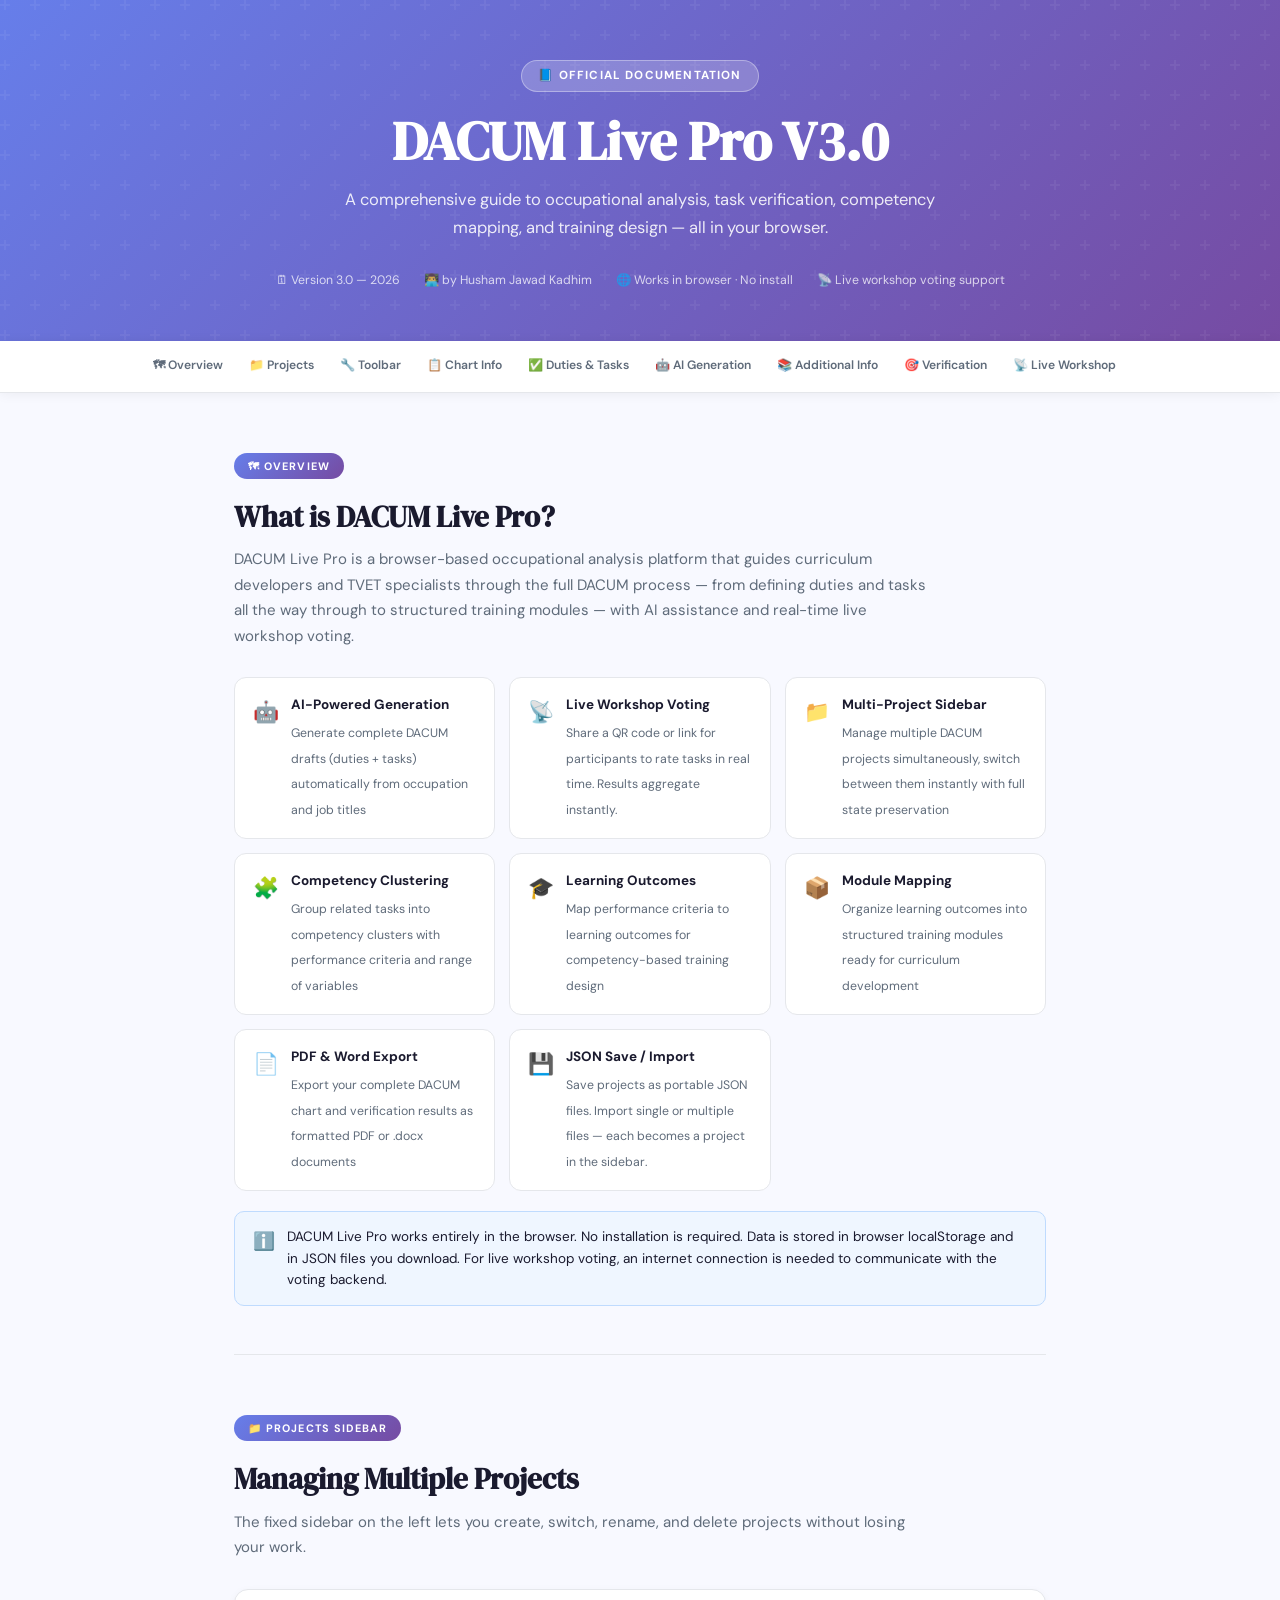
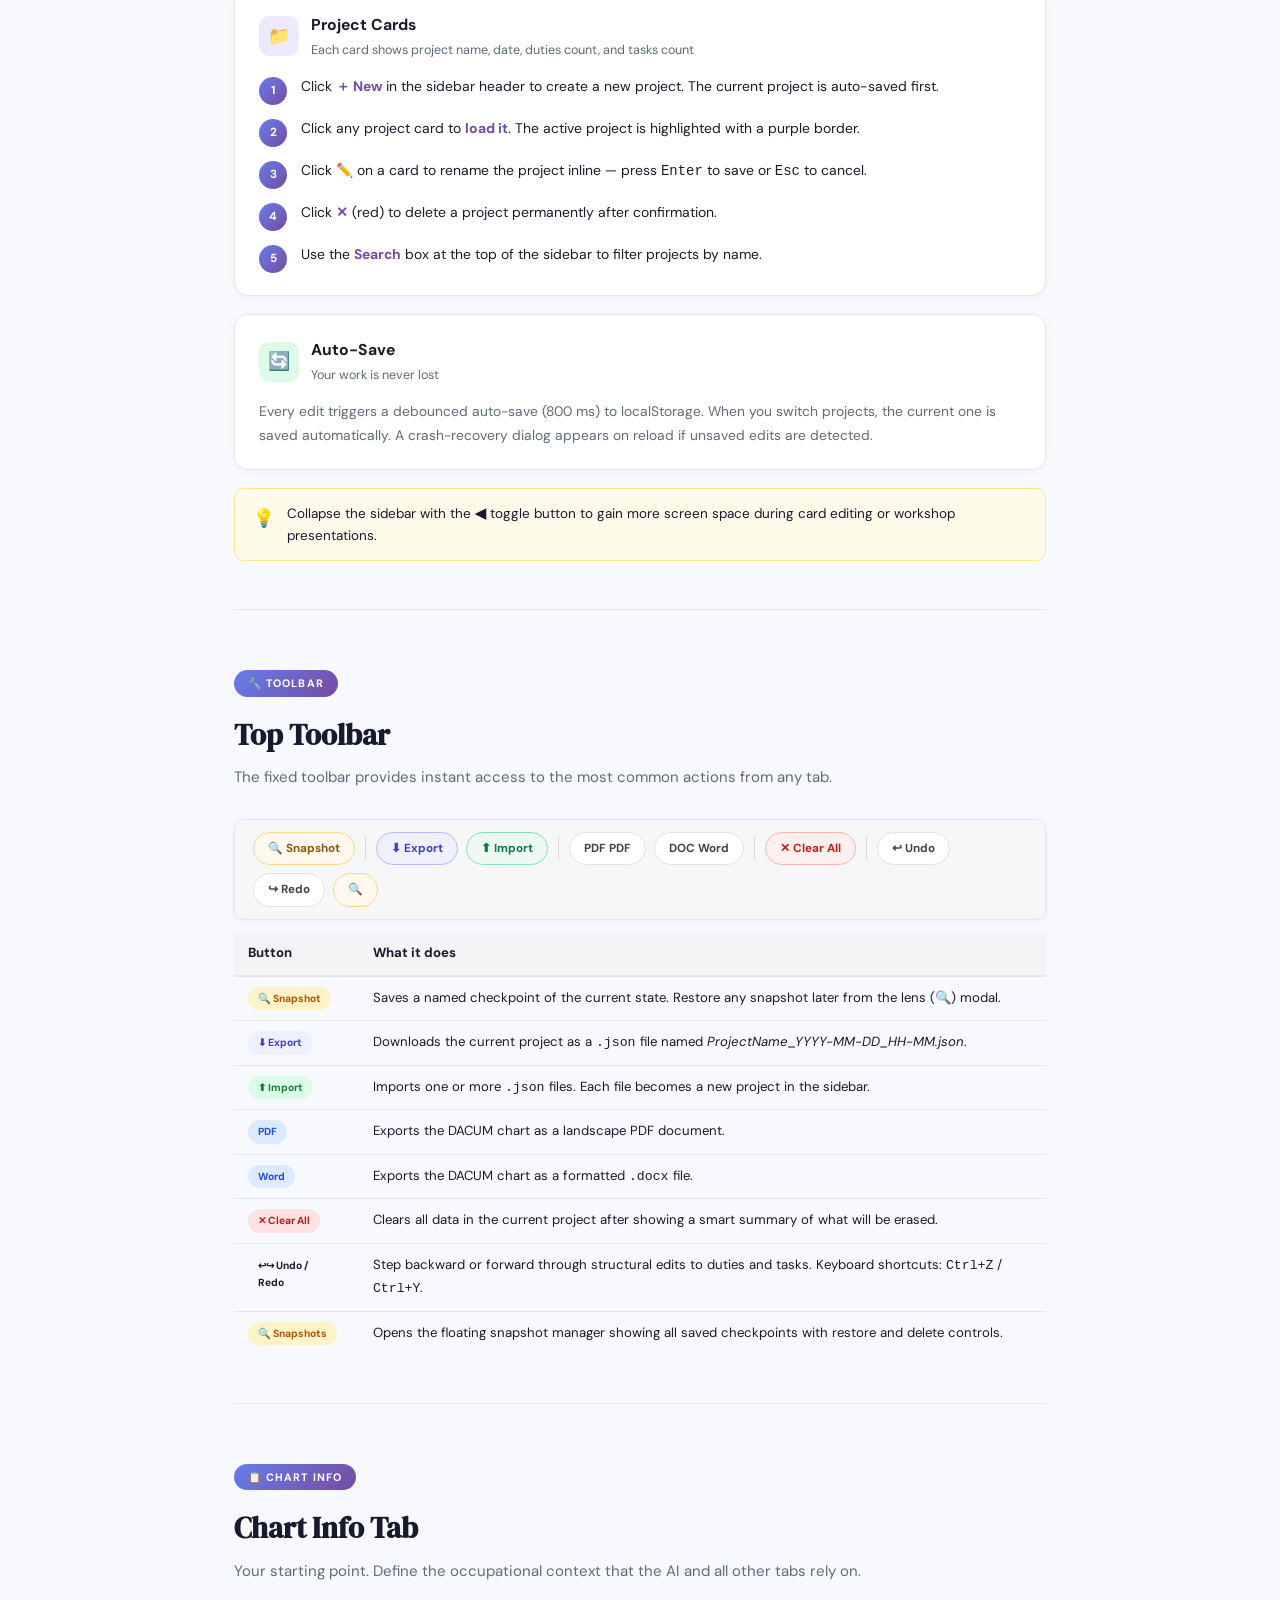
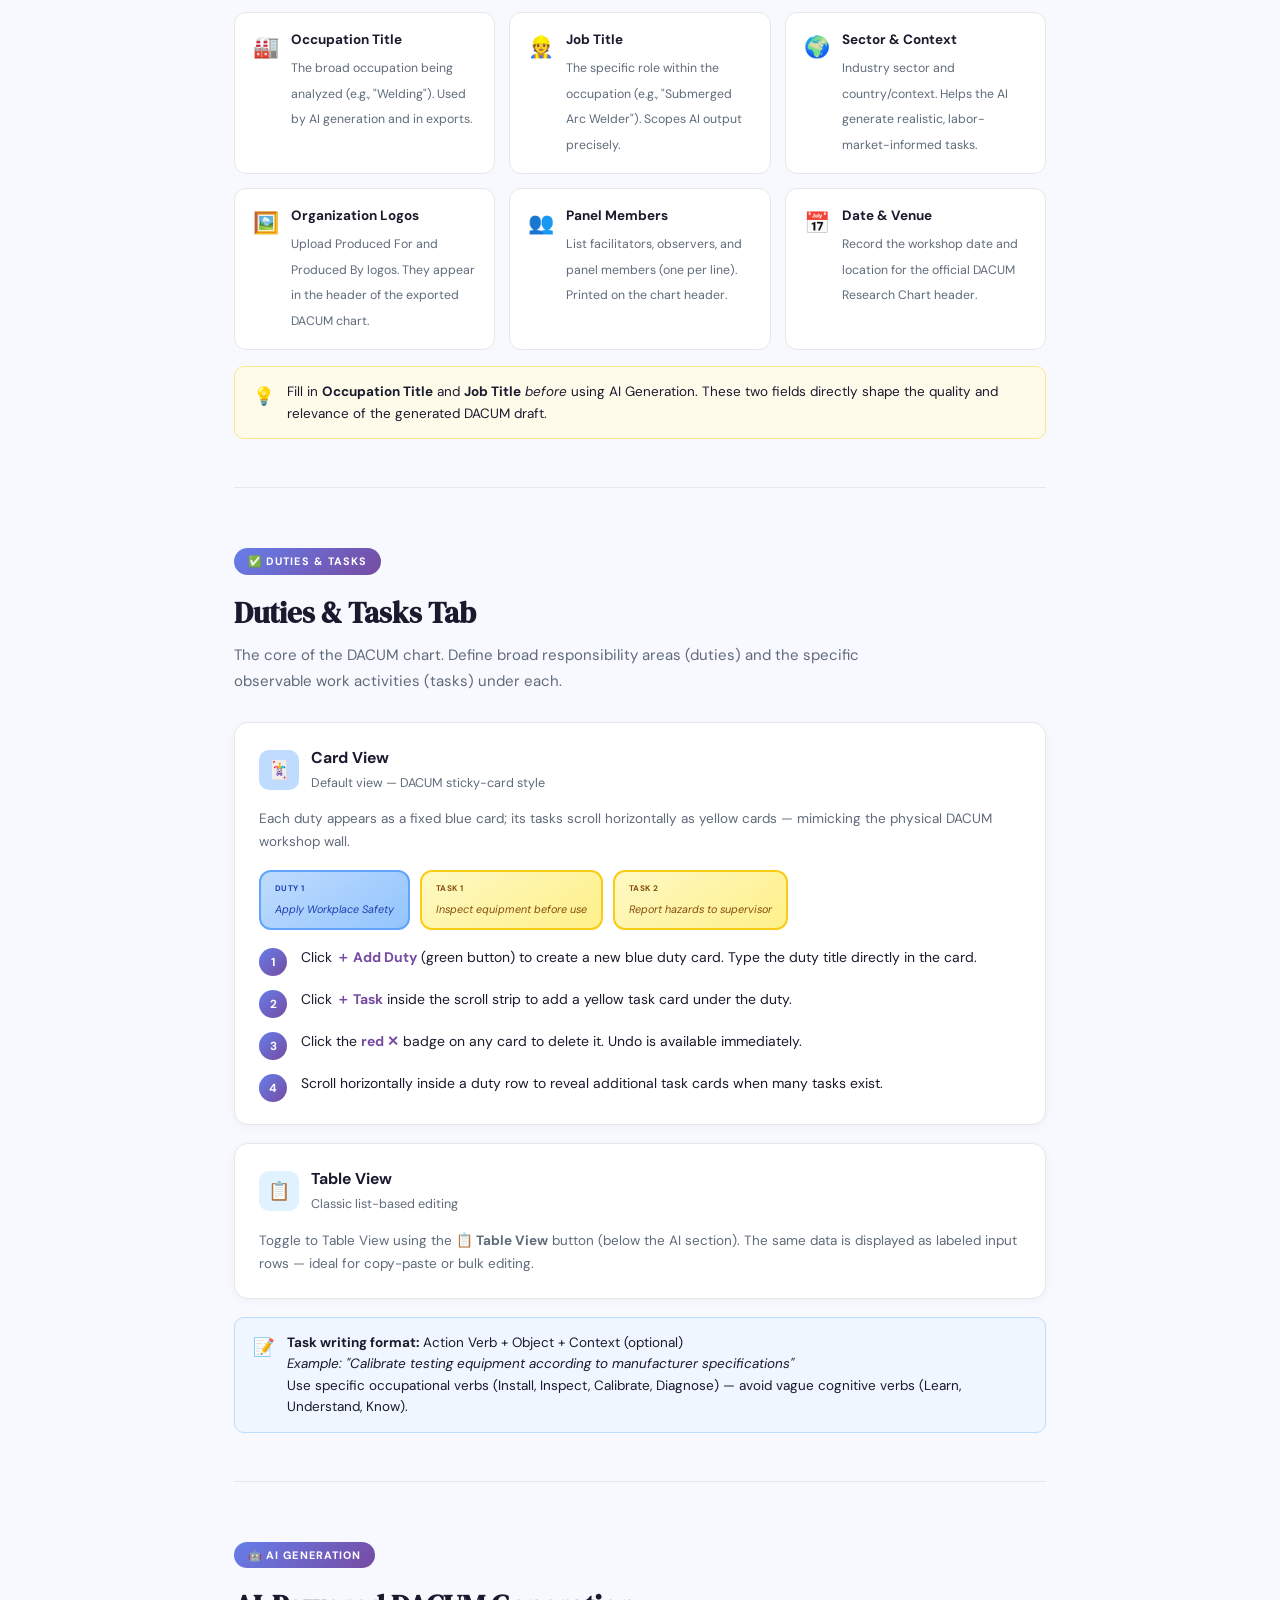
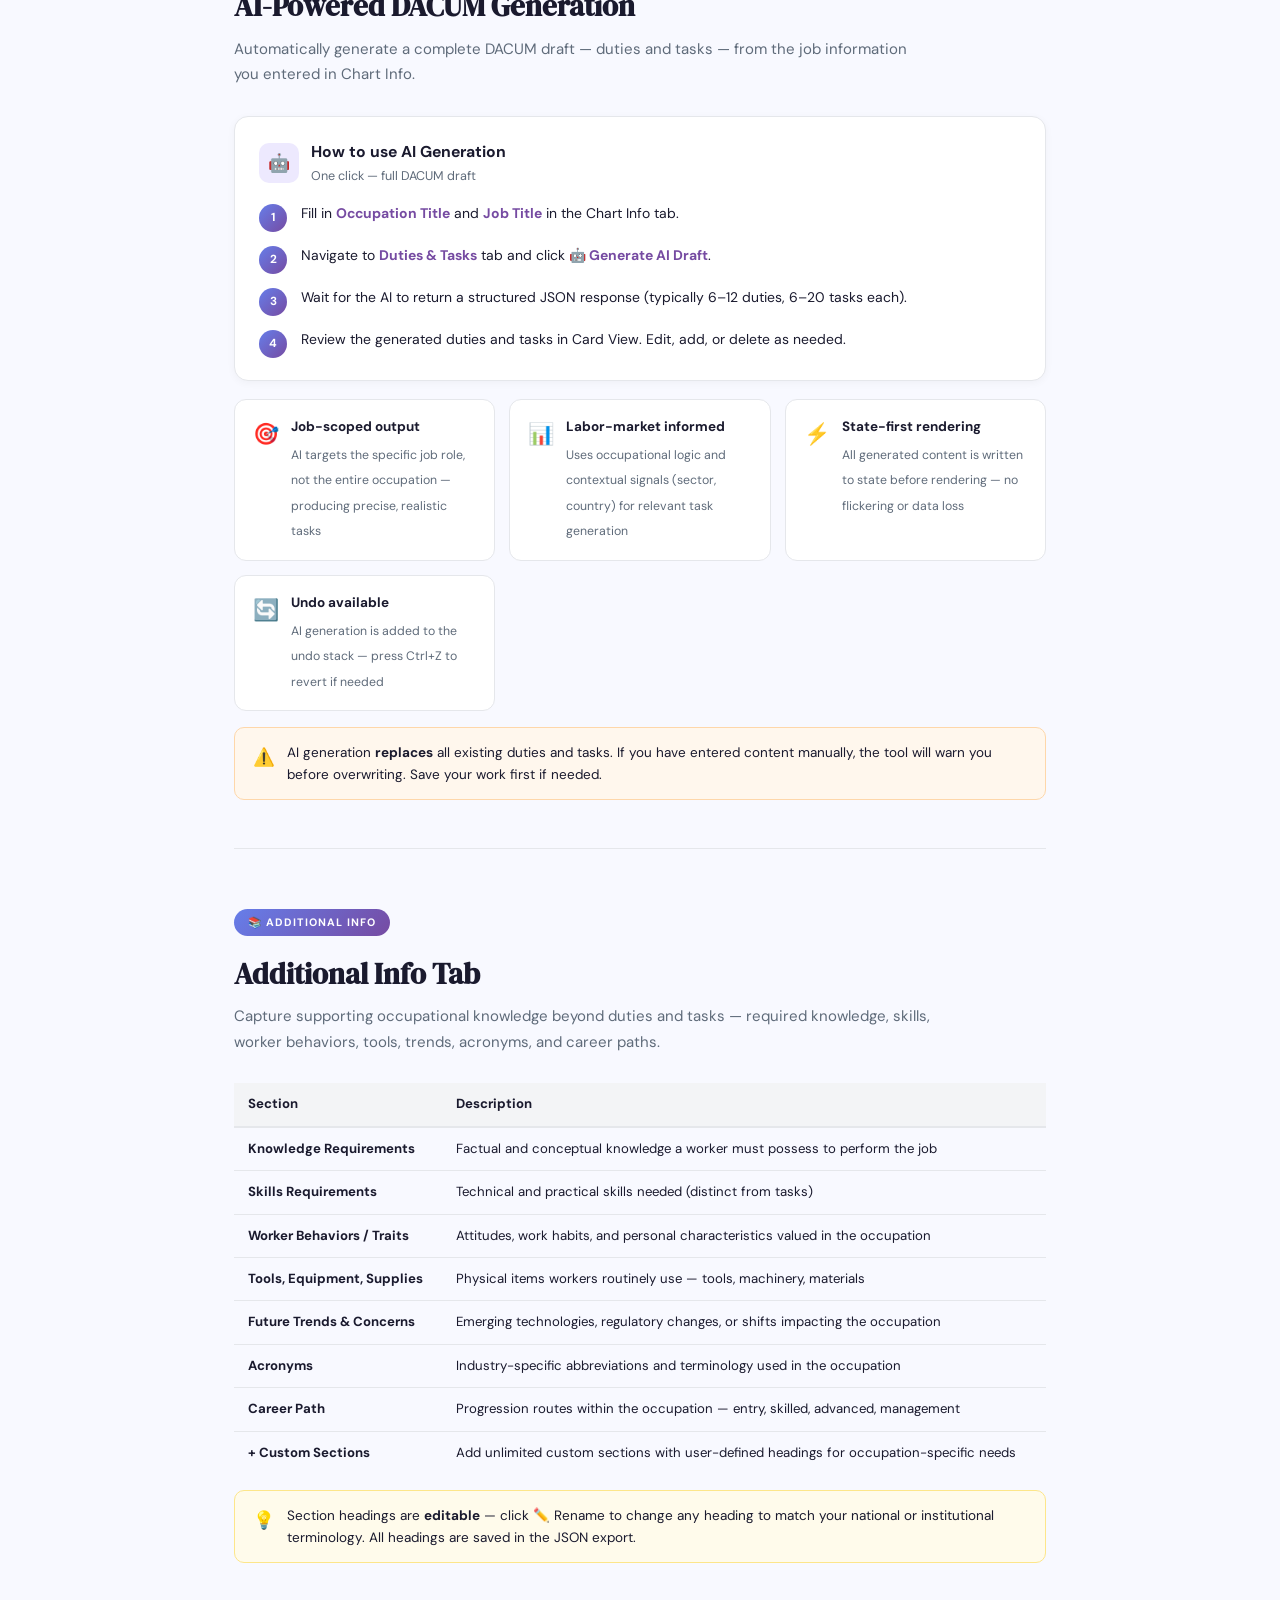
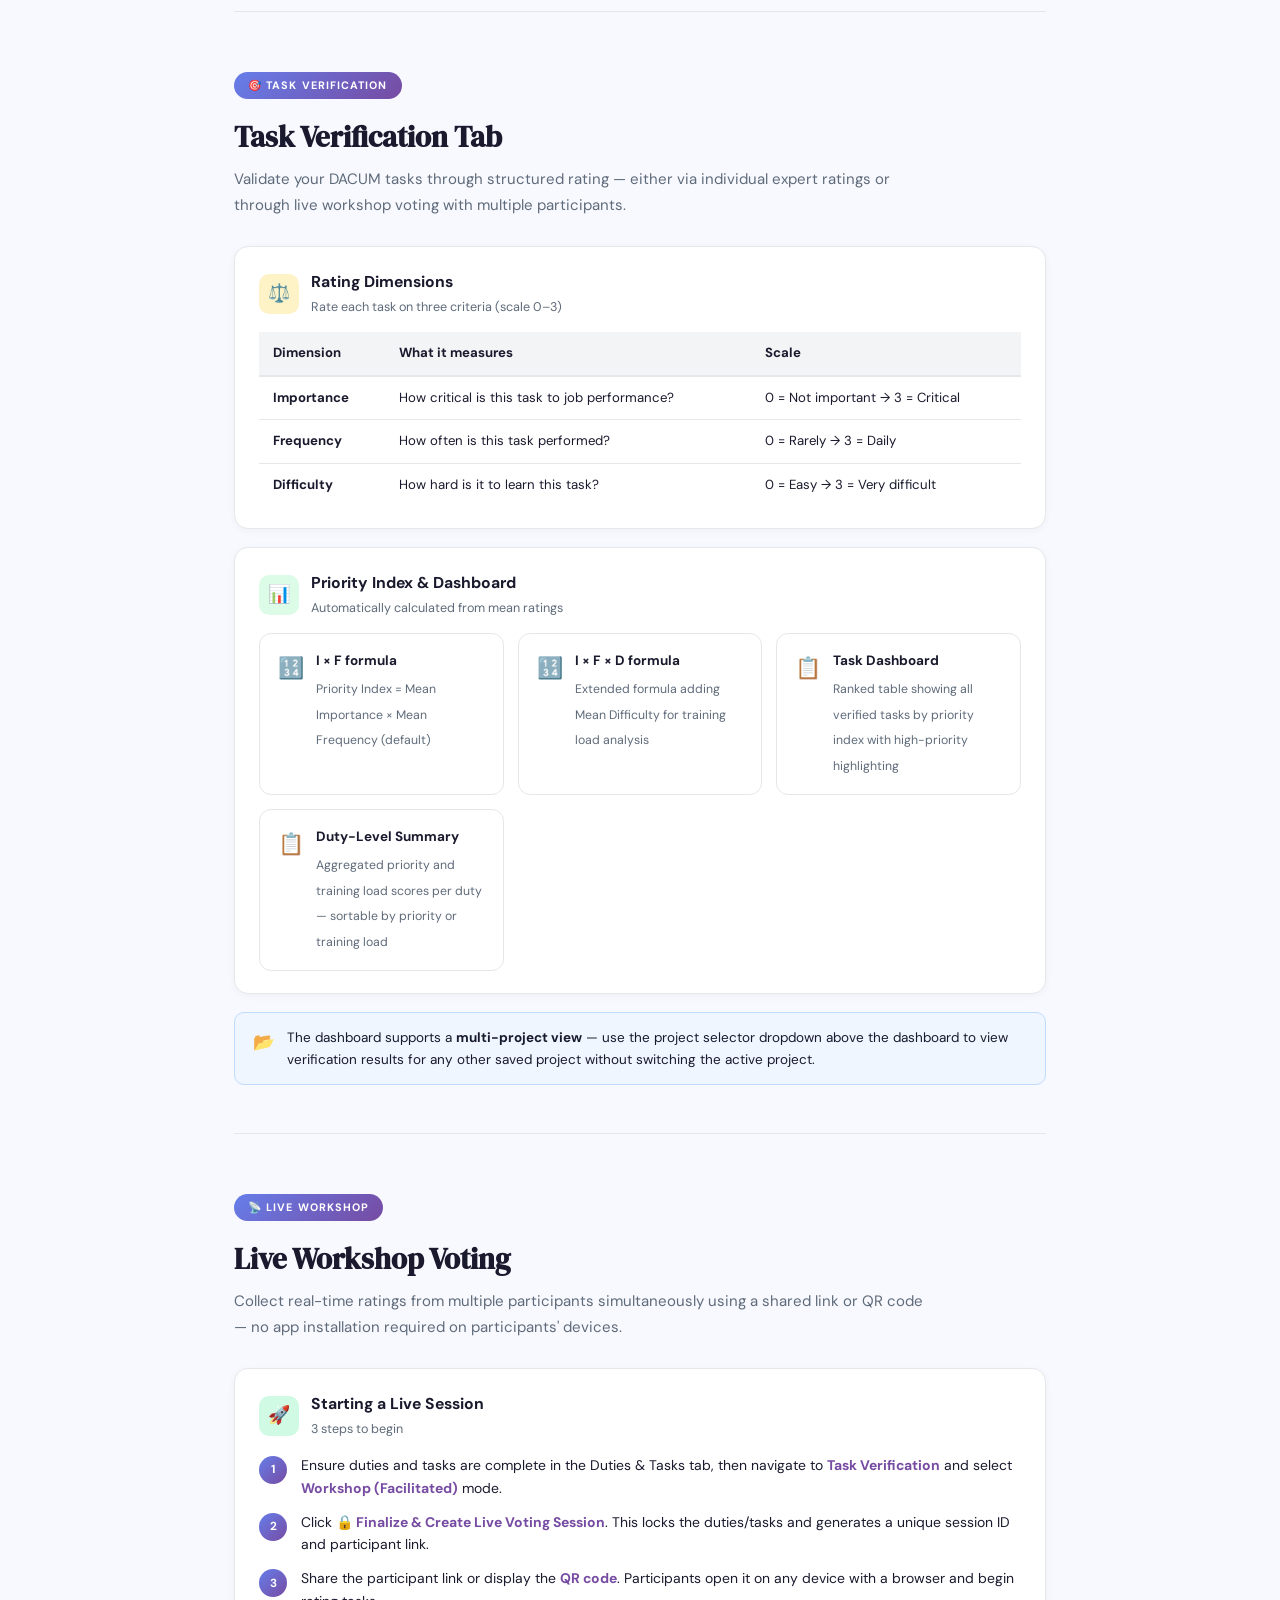
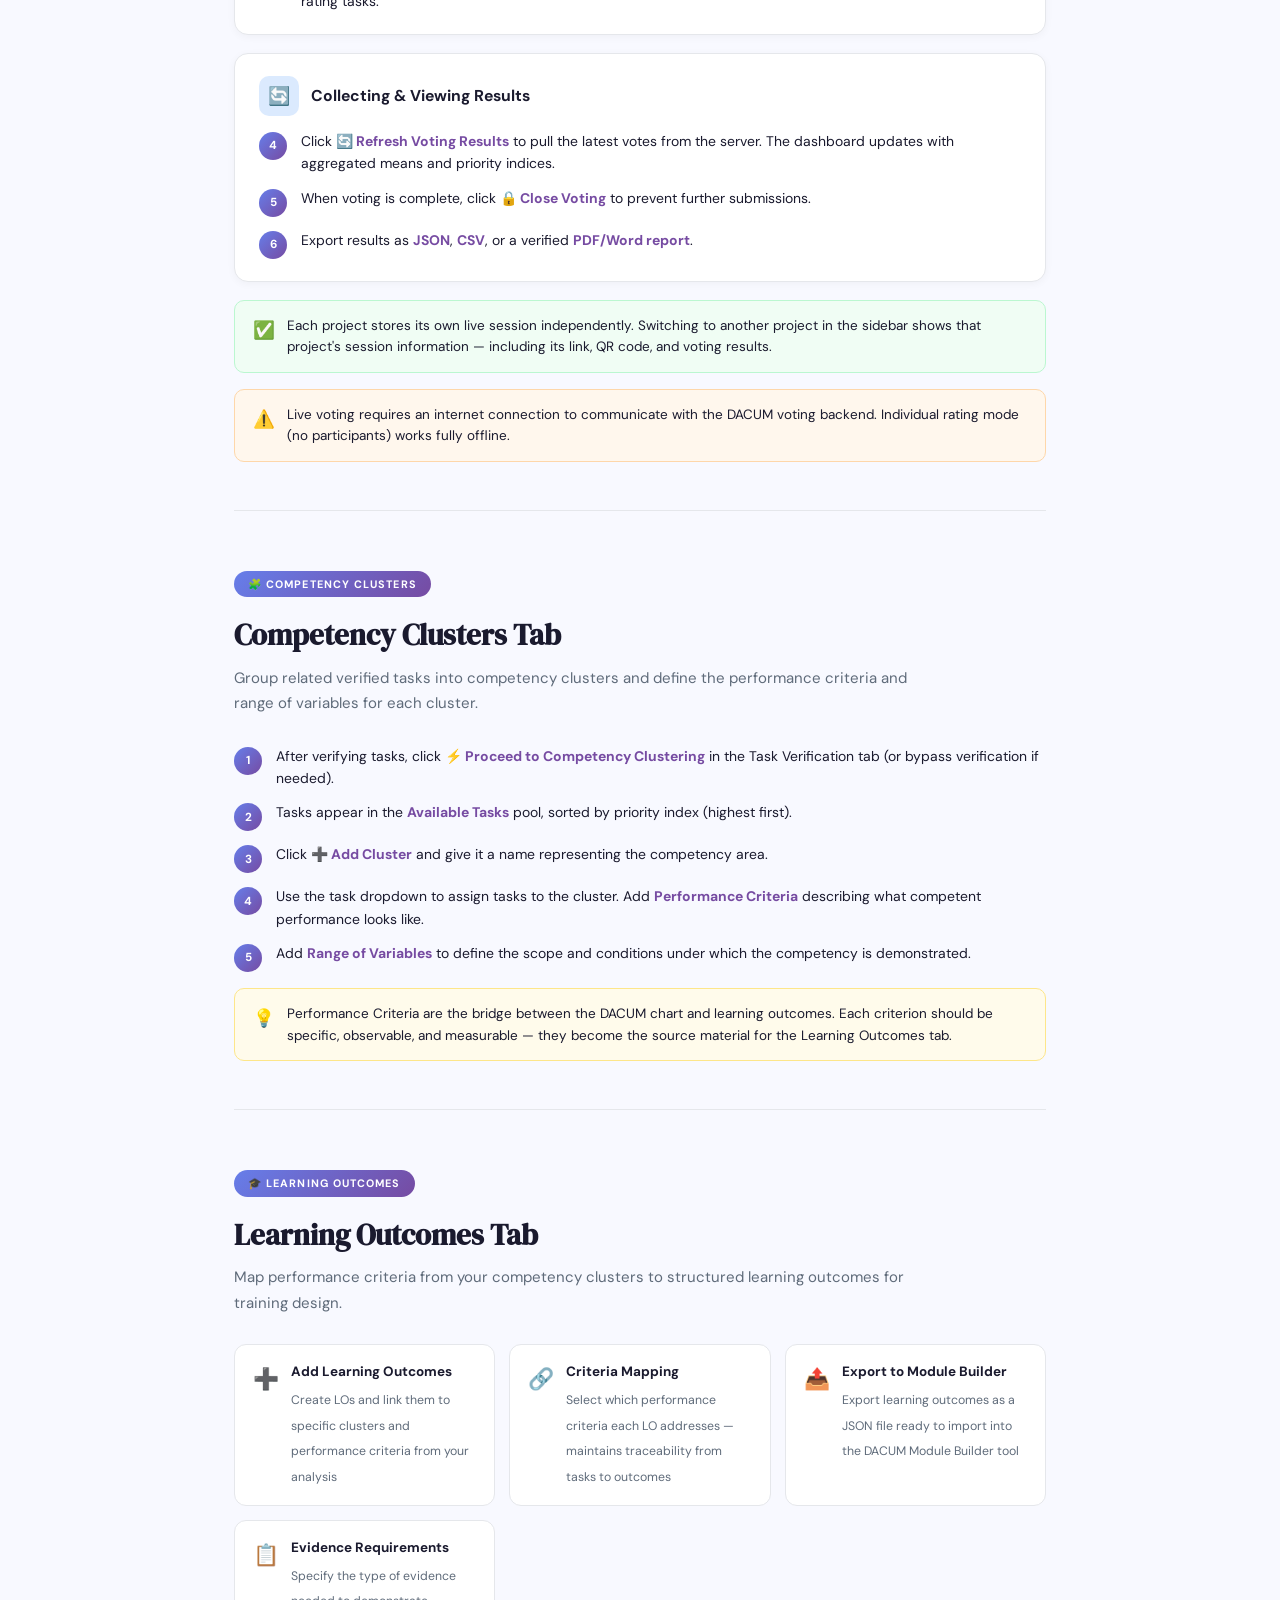
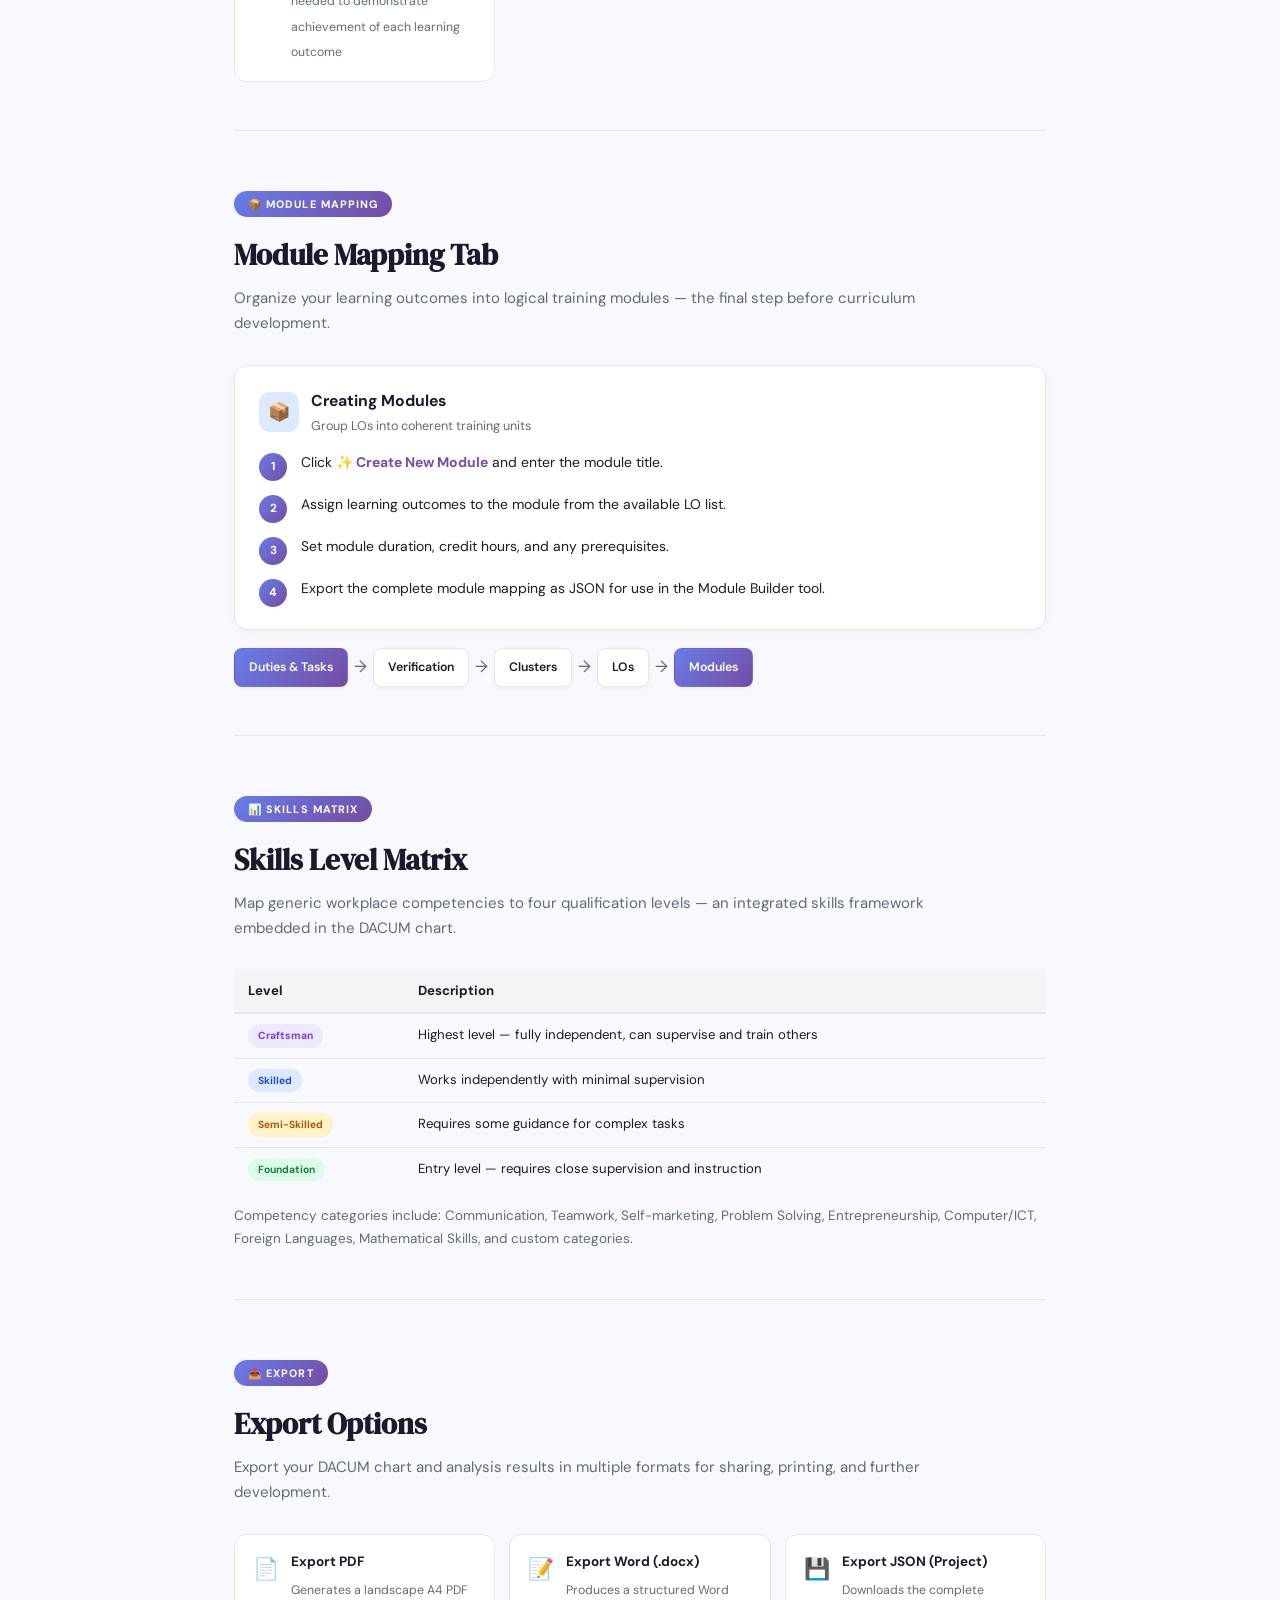
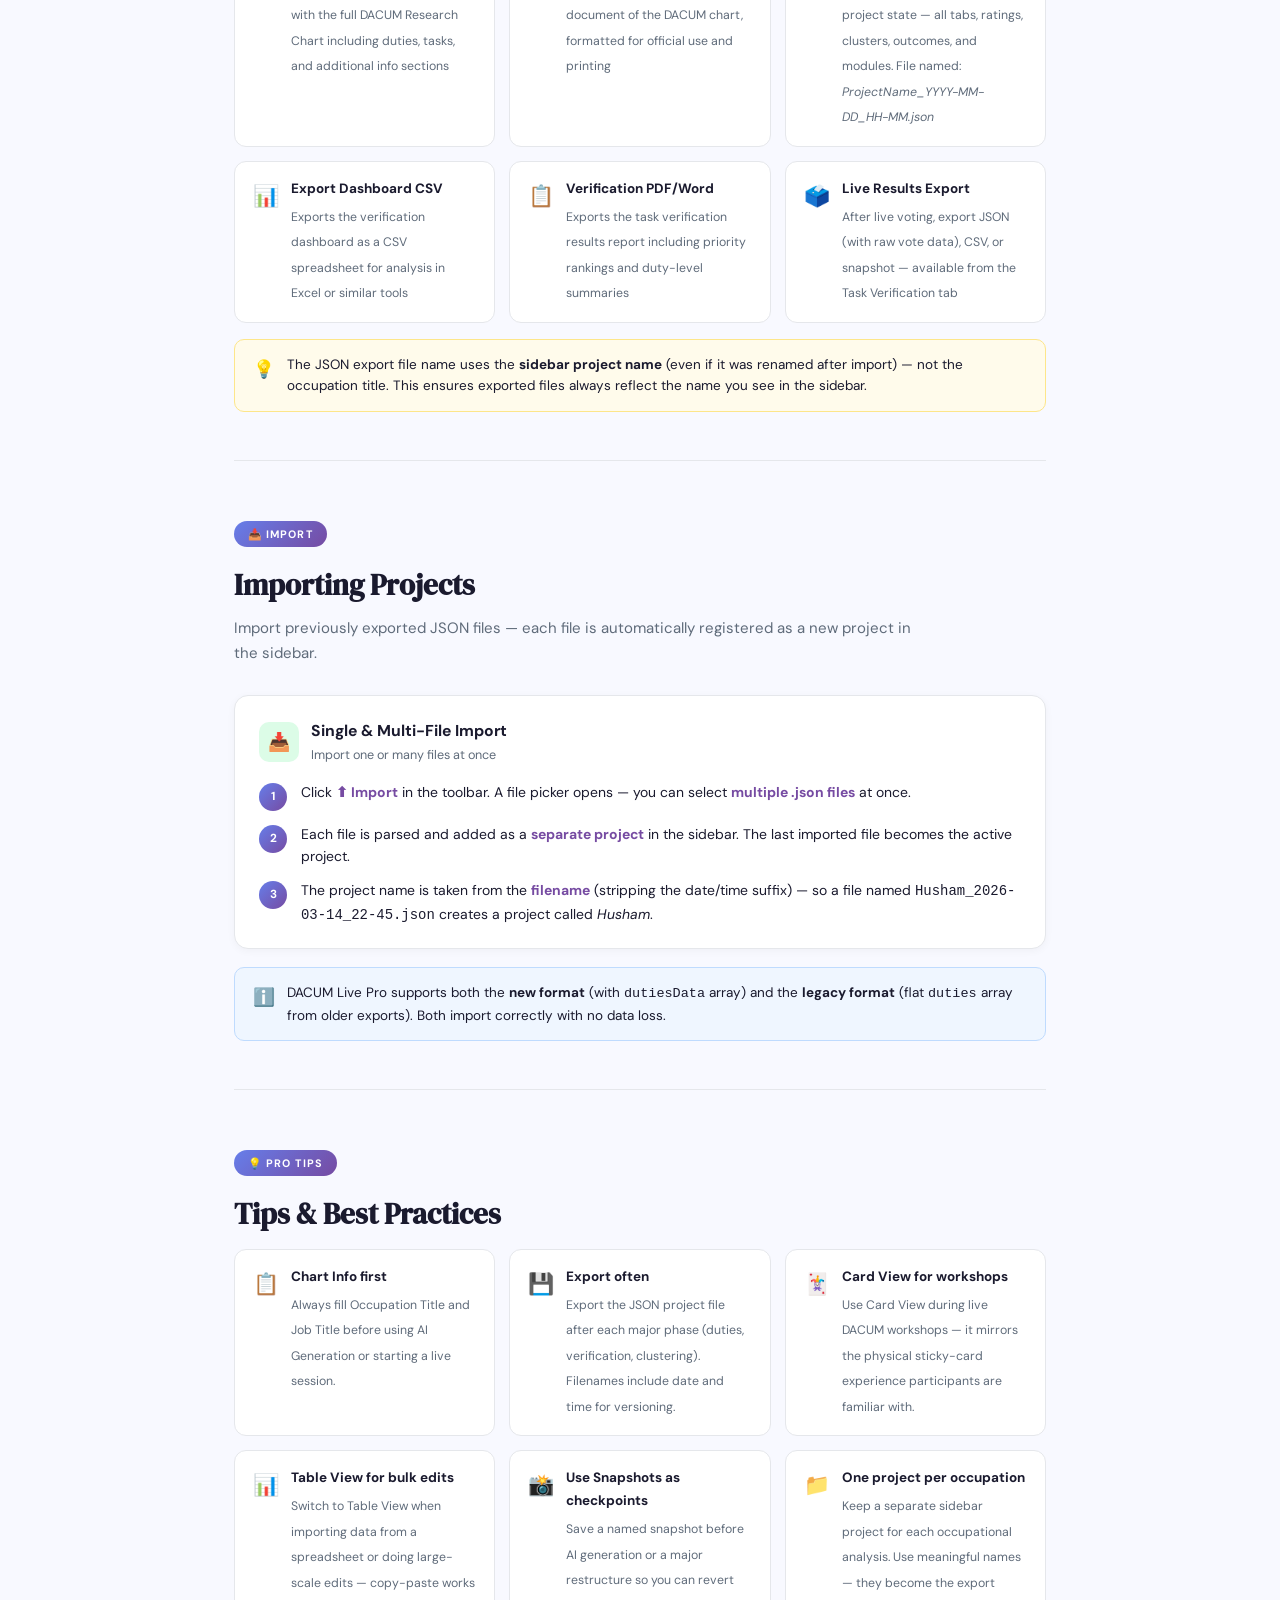
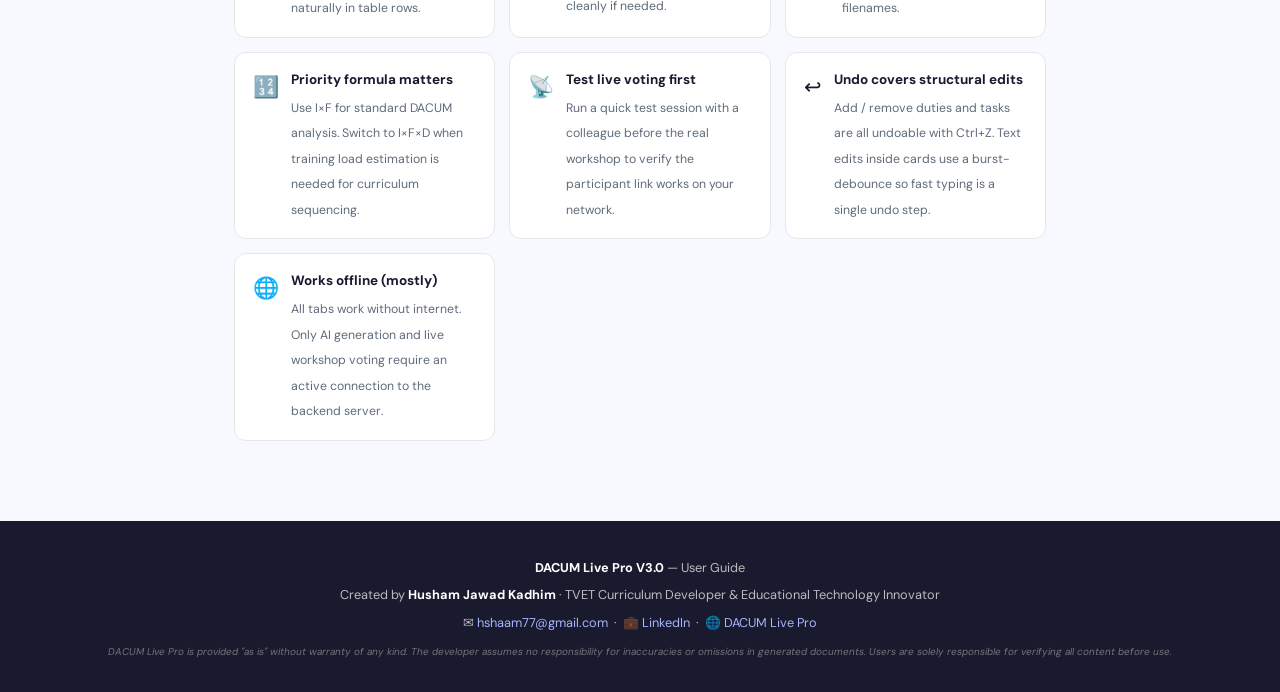
<file: DACUM_Live_Pro_User_Guide.html>
<!DOCTYPE html>
<html lang="en">
<head>
<meta charset="UTF-8">
<meta name="viewport" content="width=device-width, initial-scale=1.0">
<title>DACUM Live Pro V3.0 — User Guide</title>
<style>
  @import url('https://fonts.googleapis.com/css2?family=DM+Serif+Display:ital@0;1&family=DM+Sans:ital,opsz,wght@0,9..40,300;0,9..40,500;0,9..40,700;1,9..40,300&display=swap');

  :root {
    --ink:    #1a1a2e;
    --muted:  #5f6b7a;
    --accent: #667eea;
    --accent2:#764ba2;
    --green:  #10b981;
    --amber:  #f59e0b;
    --red:    #ef4444;
    --border: #e5e7eb;
    --bg:     #f8f9ff;
    --card:   #ffffff;
    --grad:   linear-gradient(135deg,#667eea 0%,#764ba2 100%);
  }

  *, *::before, *::after { box-sizing: border-box; margin: 0; padding: 0; }
  html { scroll-behavior: smooth; }

  body {
    font-family: 'DM Sans', sans-serif;
    font-size: 15px;
    line-height: 1.7;
    color: var(--ink);
    background: var(--bg);
  }

  /* ── HERO ── */
  .hero {
    background: var(--grad);
    color: white;
    padding: 60px 24px 50px;
    text-align: center;
    position: relative;
    overflow: hidden;
  }
  .hero::before {
    content: '';
    position: absolute;
    inset: 0;
    background: url("data:image/svg+xml,%3Csvg width='60' height='60' viewBox='0 0 60 60' xmlns='http://www.w3.org/2000/svg'%3E%3Cg fill='none' fill-rule='evenodd'%3E%3Cg fill='%23ffffff' fill-opacity='0.05'%3E%3Cpath d='M36 34v-4h-2v4h-4v2h4v4h2v-4h4v-2h-4zm0-30V0h-2v4h-4v2h4v4h2V6h4V4h-4zM6 34v-4H4v4H0v2h4v4h2v-4h4v-2H6zM6 4V0H4v4H0v2h4v4h2V6h4V4H6z'/%3E%3C/g%3E%3C/g%3E%3C/svg%3E");
  }
  .hero-badge {
    display: inline-block;
    background: rgba(255,255,255,0.2);
    border: 1px solid rgba(255,255,255,0.35);
    border-radius: 999px;
    padding: 5px 16px;
    font-size: 0.78em;
    font-weight: 700;
    letter-spacing: 0.1em;
    text-transform: uppercase;
    margin-bottom: 18px;
  }
  .hero h1 {
    font-family: 'DM Serif Display', serif;
    font-size: clamp(2.2em, 6vw, 3.6em);
    line-height: 1.15;
    margin-bottom: 14px;
  }
  .hero p {
    font-size: 1.1em;
    opacity: 0.88;
    max-width: 600px;
    margin: 0 auto 28px;
  }
  .hero-meta {
    display: flex;
    justify-content: center;
    gap: 24px;
    flex-wrap: wrap;
    font-size: 0.82em;
    opacity: 0.75;
  }
  .hero-meta span { display: flex; align-items: center; gap: 5px; }

  /* ── NAV ── */
  .toc-bar {
    background: white;
    border-bottom: 1px solid var(--border);
    position: sticky;
    top: 0;
    z-index: 100;
    padding: 0 24px;
    box-shadow: 0 1px 12px rgba(0,0,0,0.06);
  }
  .toc-inner {
    max-width: 1000px;
    margin: 0 auto;
    display: flex;
    gap: 0;
    overflow-x: auto;
    scrollbar-width: none;
  }
  .toc-inner::-webkit-scrollbar { display: none; }
  .toc-inner a {
    display: flex;
    align-items: center;
    gap: 5px;
    white-space: nowrap;
    padding: 14px 13px;
    font-size: 0.81em;
    font-weight: 600;
    color: var(--muted);
    text-decoration: none;
    border-bottom: 2px solid transparent;
    transition: color 0.15s, border-color 0.15s;
  }
  .toc-inner a:hover { color: var(--accent); border-color: var(--accent); }

  /* ── LAYOUT ── */
  .container { max-width: 860px; margin: 0 auto; padding: 0 24px 80px; }

  /* ── SECTION ── */
  .section { margin-top: 60px; }
  .section-label {
    display: inline-flex;
    align-items: center;
    gap: 8px;
    background: var(--grad);
    color: white;
    font-size: 0.72em;
    font-weight: 700;
    letter-spacing: 0.1em;
    text-transform: uppercase;
    padding: 4px 14px;
    border-radius: 999px;
    margin-bottom: 14px;
  }
  .section h2 {
    font-family: 'DM Serif Display', serif;
    font-size: 1.9em;
    color: var(--ink);
    margin-bottom: 6px;
  }
  .section > p.lead {
    color: var(--muted);
    font-size: 1em;
    margin-bottom: 28px;
    max-width: 700px;
  }

  /* ── CARDS ── */
  .card {
    background: var(--card);
    border: 1px solid var(--border);
    border-radius: 14px;
    padding: 22px 24px;
    margin-bottom: 18px;
    box-shadow: 0 2px 8px rgba(0,0,0,0.04);
  }
  .card-header {
    display: flex;
    align-items: center;
    gap: 12px;
    margin-bottom: 14px;
  }
  .card-icon {
    width: 40px;
    height: 40px;
    border-radius: 10px;
    display: flex;
    align-items: center;
    justify-content: center;
    font-size: 1.2em;
    flex-shrink: 0;
  }
  .card h3 { font-size: 1.05em; font-weight: 700; color: var(--ink); }
  .card h3 small {
    display: block;
    font-size: 0.8em;
    font-weight: 400;
    color: var(--muted);
    margin-top: 1px;
  }

  /* ── STEP LIST ── */
  .steps { display: flex; flex-direction: column; gap: 12px; }
  .step { display: flex; gap: 14px; align-items: flex-start; }
  .step-num {
    width: 28px;
    height: 28px;
    border-radius: 50%;
    background: var(--grad);
    color: white;
    font-size: 0.78em;
    font-weight: 700;
    display: flex;
    align-items: center;
    justify-content: center;
    flex-shrink: 0;
    margin-top: 2px;
  }
  .step p { font-size: 0.93em; color: var(--ink); line-height: 1.6; }
  .step p strong { color: var(--accent2); }

  /* ── FEATURE GRID ── */
  .feat-grid {
    display: grid;
    grid-template-columns: repeat(auto-fill, minmax(240px, 1fr));
    gap: 14px;
    margin-top: 10px;
  }
  .feat {
    background: white;
    border: 1px solid var(--border);
    border-radius: 12px;
    padding: 16px 18px;
    display: flex;
    gap: 12px;
    align-items: flex-start;
  }
  .feat-ico { font-size: 1.4em; flex-shrink: 0; margin-top: 1px; }
  .feat strong { display: block; font-size: 0.9em; color: var(--ink); margin-bottom: 3px; }
  .feat span { font-size: 0.82em; color: var(--muted); line-height: 1.5; }

  /* ── BADGE PILLS ── */
  .pill {
    display: inline-flex; align-items: center; gap: 4px;
    border-radius: 999px; padding: 3px 10px;
    font-size: 0.78em; font-weight: 700;
  }
  .pill-green  { background: #dcfce7; color: #15803d; }
  .pill-blue   { background: #dbeafe; color: #1d4ed8; }
  .pill-amber  { background: #fef3c7; color: #b45309; }
  .pill-purple { background: #ede9fe; color: #7c3aed; }
  .pill-red    { background: #fee2e2; color: #b91c1c; }
  .pill-indigo { background: #eef0ff; color: #3b3fce; }

  /* ── TOOLBAR DEMO ── */
  .toolbar-demo {
    background: #f7f7f8;
    border: 1px solid var(--border);
    border-radius: 10px;
    padding: 12px 18px;
    display: flex;
    align-items: center;
    gap: 8px;
    flex-wrap: wrap;
    margin: 12px 0;
    box-shadow: 0 1px 6px rgba(0,0,0,0.06);
  }
  .tb-btn {
    display: inline-flex; align-items: center; gap: 5px;
    padding: 6px 14px;
    border-radius: 999px;
    font-size: 0.78em; font-weight: 700;
    white-space: nowrap;
    border: 1.5px solid;
  }
  .tb-amber  { background: #fff8ee; border-color: #fcd68a; color: #92570a; }
  .tb-indigo { background: #eef0ff; border-color: #b5bbf9; color: #3b3fce; }
  .tb-green  { background: #edfaf4; border-color: #86e0b5; color: #0e7a4a; }
  .tb-ghost  { background: #ffffff; border-color: #e2e2e4; color: #444447; }
  .tb-red    { background: #fff0f0; border-color: #f9b3b3; color: #c41c1c; }
  .tb-undo   { background: #ffffff; border-color: #e2e2e4; color: #444447; }
  .tb-sep    { width: 1px; height: 22px; background: #d9d9db; margin: 0 2px; }

  /* ── FLOW DIAGRAM ── */
  .workflow {
    display: flex;
    align-items: center;
    gap: 0;
    flex-wrap: wrap;
    margin: 16px 0;
    row-gap: 10px;
  }
  .wf-step {
    display: flex;
    align-items: center;
    gap: 0;
  }
  .wf-box {
    background: white;
    border: 1.5px solid var(--border);
    border-radius: 8px;
    padding: 8px 14px;
    font-size: 0.82em;
    font-weight: 600;
    color: var(--ink);
    white-space: nowrap;
    box-shadow: 0 1px 4px rgba(0,0,0,0.05);
  }
  .wf-box.active {
    background: var(--grad);
    color: white;
    border-color: transparent;
  }
  .wf-arrow {
    font-size: 1.1em;
    color: var(--muted);
    padding: 0 6px;
  }

  /* ── TABLE ── */
  .ref-table {
    width: 100%; border-collapse: collapse;
    font-size: 0.88em; margin-top: 12px;
  }
  .ref-table th {
    background: #f3f4f6; padding: 10px 14px;
    text-align: left; font-weight: 700;
    color: var(--ink); border-bottom: 2px solid var(--border);
  }
  .ref-table td {
    padding: 10px 14px; border-bottom: 1px solid var(--border);
    vertical-align: top; color: var(--ink);
  }
  .ref-table tr:last-child td { border-bottom: none; }
  .ref-table tr:hover td { background: #fafafa; }

  /* ── CALLOUT ── */
  .callout {
    border-radius: 10px; padding: 14px 18px;
    margin: 16px 0; display: flex;
    gap: 12px; align-items: flex-start;
    font-size: 0.9em; line-height: 1.6;
  }
  .callout-tip  { background: #fffbeb; border: 1px solid #fde68a; }
  .callout-info { background: #eff6ff; border: 1px solid #bfdbfe; }
  .callout-warn { background: #fff7ed; border: 1px solid #fed7aa; }
  .callout-ok   { background: #f0fdf4; border: 1px solid #bbf7d0; }
  .callout-icon { font-size: 1.3em; flex-shrink: 0; margin-top: 1px; }

  /* ── CARD VIEW SAMPLE ── */
  .card-sample {
    display: flex; gap: 10px; flex-wrap: wrap; margin: 16px 0;
  }
  .duty-chip {
    background: linear-gradient(145deg,#bfdbfe,#93c5fd);
    border: 2px solid #60a5fa; border-radius: 12px;
    padding: 10px 14px; font-size: 0.8em;
    font-weight: 700; color: #1e40af; min-width: 100px;
  }
  .task-chip {
    background: linear-gradient(145deg,#fef9c3,#fef08a);
    border: 2px solid #facc15; border-radius: 12px;
    padding: 10px 14px; font-size: 0.8em;
    font-weight: 700; color: #854d0e; min-width: 100px;
  }
  .chip-label { font-size: 0.68em; letter-spacing: 0.06em; text-transform: uppercase; margin-bottom: 4px; }
  .chip-text  { font-size: 0.9em; font-style: italic; font-weight: 400; }

  /* ── FOOTER ── */
  .guide-footer {
    background: var(--ink);
    color: rgba(255,255,255,0.7);
    text-align: center;
    padding: 36px 24px;
    font-size: 0.85em;
  }
  .guide-footer strong { color: white; }
  .guide-footer a { color: #a5b4fc; text-decoration: none; }

  hr.section-divider {
    border: none; border-top: 1px solid var(--border); margin: 48px 0 0;
  }

  @media (max-width: 640px) {
    .feat-grid { grid-template-columns: 1fr; }
    .hero h1   { font-size: 2em; }
    .workflow  { flex-direction: column; align-items: flex-start; }
  }
</style>
</head>
<body>

<!-- ══ HERO ══════════════════════════════════════════════════════ -->
<div class="hero">
  <div class="hero-badge">📘 Official Documentation</div>
  <h1>DACUM Live Pro V3.0</h1>
  <p>A comprehensive guide to occupational analysis, task verification, competency mapping, and training design — all in your browser.</p>
  <div class="hero-meta">
    <span>🗓 Version 3.0 — 2026</span>
    <span>👨‍💻 by Husham Jawad Kadhim</span>
    <span>🌐 Works in browser · No install</span>
    <span>📡 Live workshop voting support</span>
  </div>
</div>

<!-- ══ STICKY NAV ════════════════════════════════════════════════ -->
<nav class="toc-bar">
  <div class="toc-inner">
    <a href="#overview">🗺 Overview</a>
    <a href="#projects">📁 Projects</a>
    <a href="#toolbar">🔧 Toolbar</a>
    <a href="#chart-info">📋 Chart Info</a>
    <a href="#duties">✅ Duties & Tasks</a>
    <a href="#ai">🤖 AI Generation</a>
    <a href="#additional">📚 Additional Info</a>
    <a href="#verification">🎯 Verification</a>
    <a href="#live-workshop">📡 Live Workshop</a>
    <a href="#clustering">🧩 Clusters</a>
    <a href="#outcomes">🎓 Outcomes</a>
    <a href="#modules">📦 Modules</a>
    <a href="#skills">📊 Skills Matrix</a>
    <a href="#export">📤 Export</a>
    <a href="#import">📥 Import</a>
    <a href="#tips">💡 Tips</a>
  </div>
</nav>

<div class="container">

<!-- ══ OVERVIEW ════════════════════════════════════════════════ -->
<div class="section" id="overview">
  <div class="section-label">🗺 Overview</div>
  <h2>What is DACUM Live Pro?</h2>
  <p class="lead">DACUM Live Pro is a browser-based occupational analysis platform that guides curriculum developers and TVET specialists through the full DACUM process — from defining duties and tasks all the way through to structured training modules — with AI assistance and real-time live workshop voting.</p>

  <div class="feat-grid">
    <div class="feat"><div class="feat-ico">🤖</div><div><strong>AI-Powered Generation</strong><span>Generate complete DACUM drafts (duties + tasks) automatically from occupation and job titles</span></div></div>
    <div class="feat"><div class="feat-ico">📡</div><div><strong>Live Workshop Voting</strong><span>Share a QR code or link for participants to rate tasks in real time. Results aggregate instantly.</span></div></div>
    <div class="feat"><div class="feat-ico">📁</div><div><strong>Multi-Project Sidebar</strong><span>Manage multiple DACUM projects simultaneously, switch between them instantly with full state preservation</span></div></div>
    <div class="feat"><div class="feat-ico">🧩</div><div><strong>Competency Clustering</strong><span>Group related tasks into competency clusters with performance criteria and range of variables</span></div></div>
    <div class="feat"><div class="feat-ico">🎓</div><div><strong>Learning Outcomes</strong><span>Map performance criteria to learning outcomes for competency-based training design</span></div></div>
    <div class="feat"><div class="feat-ico">📦</div><div><strong>Module Mapping</strong><span>Organize learning outcomes into structured training modules ready for curriculum development</span></div></div>
    <div class="feat"><div class="feat-ico">📄</div><div><strong>PDF & Word Export</strong><span>Export your complete DACUM chart and verification results as formatted PDF or .docx documents</span></div></div>
    <div class="feat"><div class="feat-ico">💾</div><div><strong>JSON Save / Import</strong><span>Save projects as portable JSON files. Import single or multiple files — each becomes a project in the sidebar.</span></div></div>
  </div>

  <div class="callout callout-info" style="margin-top:20px;">
    <div class="callout-icon">ℹ️</div>
    <div>DACUM Live Pro works entirely in the browser. No installation is required. Data is stored in browser localStorage and in JSON files you download. For live workshop voting, an internet connection is needed to communicate with the voting backend.</div>
  </div>
</div>

<hr class="section-divider">

<!-- ══ PROJECTS SIDEBAR ════════════════════════════════════════ -->
<div class="section" id="projects">
  <div class="section-label">📁 Projects Sidebar</div>
  <h2>Managing Multiple Projects</h2>
  <p class="lead">The fixed sidebar on the left lets you create, switch, rename, and delete projects without losing your work.</p>

  <div class="card">
    <div class="card-header">
      <div class="card-icon" style="background:#ede9fe;">📁</div>
      <h3>Project Cards<small>Each card shows project name, date, duties count, and tasks count</small></h3>
    </div>
    <div class="steps">
      <div class="step"><div class="step-num">1</div><p>Click <strong>＋ New</strong> in the sidebar header to create a new project. The current project is auto-saved first.</p></div>
      <div class="step"><div class="step-num">2</div><p>Click any project card to <strong>load it</strong>. The active project is highlighted with a purple border.</p></div>
      <div class="step"><div class="step-num">3</div><p>Click <strong>✏️</strong> on a card to rename the project inline — press <kbd>Enter</kbd> to save or <kbd>Esc</kbd> to cancel.</p></div>
      <div class="step"><div class="step-num">4</div><p>Click <strong>✕</strong> (red) to delete a project permanently after confirmation.</p></div>
      <div class="step"><div class="step-num">5</div><p>Use the <strong>Search</strong> box at the top of the sidebar to filter projects by name.</p></div>
    </div>
  </div>

  <div class="card">
    <div class="card-header">
      <div class="card-icon" style="background:#dcfce7;">🔄</div>
      <h3>Auto-Save<small>Your work is never lost</small></h3>
    </div>
    <p style="font-size:0.92em;color:var(--muted);line-height:1.7;">
      Every edit triggers a debounced auto-save (800 ms) to localStorage. When you switch projects, the current one is saved automatically. A crash-recovery dialog appears on reload if unsaved edits are detected.
    </p>
  </div>

  <div class="callout callout-tip">
    <div class="callout-icon">💡</div>
    <div>Collapse the sidebar with the <strong>◀</strong> toggle button to gain more screen space during card editing or workshop presentations.</div>
  </div>
</div>

<hr class="section-divider">

<!-- ══ TOOLBAR ════════════════════════════════════════════════ -->
<div class="section" id="toolbar">
  <div class="section-label">🔧 Toolbar</div>
  <h2>Top Toolbar</h2>
  <p class="lead">The fixed toolbar provides instant access to the most common actions from any tab.</p>

  <div class="toolbar-demo">
    <span class="tb-btn tb-amber">🔍 Snapshot</span>
    <span class="tb-sep"></span>
    <span class="tb-btn tb-indigo">⬇ Export</span>
    <span class="tb-btn tb-green">⬆ Import</span>
    <span class="tb-sep"></span>
    <span class="tb-btn tb-ghost">PDF PDF</span>
    <span class="tb-btn tb-ghost">DOC Word</span>
    <span class="tb-sep"></span>
    <span class="tb-btn tb-red">✕ Clear All</span>
    <span class="tb-sep"></span>
    <span class="tb-btn tb-undo">↩ Undo</span>
    <span class="tb-btn tb-undo">↪ Redo</span>
    <span class="tb-btn tb-amber">🔍</span>
  </div>

  <table class="ref-table">
    <thead><tr><th>Button</th><th>What it does</th></tr></thead>
    <tbody>
      <tr><td><span class="pill pill-amber">🔍 Snapshot</span></td><td>Saves a named checkpoint of the current state. Restore any snapshot later from the lens (🔍) modal.</td></tr>
      <tr><td><span class="pill pill-indigo">⬇ Export</span></td><td>Downloads the current project as a <code>.json</code> file named <em>ProjectName_YYYY-MM-DD_HH-MM.json</em>.</td></tr>
      <tr><td><span class="pill pill-green">⬆ Import</span></td><td>Imports one or more <code>.json</code> files. Each file becomes a new project in the sidebar.</td></tr>
      <tr><td><span class="pill pill-blue">PDF</span></td><td>Exports the DACUM chart as a landscape PDF document.</td></tr>
      <tr><td><span class="pill pill-blue">Word</span></td><td>Exports the DACUM chart as a formatted <code>.docx</code> file.</td></tr>
      <tr><td><span class="pill pill-red">✕ Clear All</span></td><td>Clears all data in the current project after showing a smart summary of what will be erased.</td></tr>
      <tr><td><span class="pill">↩↪ Undo / Redo</span></td><td>Step backward or forward through structural edits to duties and tasks. Keyboard shortcuts: <kbd>Ctrl+Z</kbd> / <kbd>Ctrl+Y</kbd>.</td></tr>
      <tr><td><span class="pill pill-amber">🔍 Snapshots</span></td><td>Opens the floating snapshot manager showing all saved checkpoints with restore and delete controls.</td></tr>
    </tbody>
  </table>
</div>

<hr class="section-divider">

<!-- ══ CHART INFO ═════════════════════════════════════════════ -->
<div class="section" id="chart-info">
  <div class="section-label">📋 Chart Info</div>
  <h2>Chart Info Tab</h2>
  <p class="lead">Your starting point. Define the occupational context that the AI and all other tabs rely on.</p>

  <div class="feat-grid">
    <div class="feat"><div class="feat-ico">🏭</div><div><strong>Occupation Title</strong><span>The broad occupation being analyzed (e.g., "Welding"). Used by AI generation and in exports.</span></div></div>
    <div class="feat"><div class="feat-ico">👷</div><div><strong>Job Title</strong><span>The specific role within the occupation (e.g., "Submerged Arc Welder"). Scopes AI output precisely.</span></div></div>
    <div class="feat"><div class="feat-ico">🌍</div><div><strong>Sector & Context</strong><span>Industry sector and country/context. Helps the AI generate realistic, labor-market-informed tasks.</span></div></div>
    <div class="feat"><div class="feat-ico">🖼️</div><div><strong>Organization Logos</strong><span>Upload Produced For and Produced By logos. They appear in the header of the exported DACUM chart.</span></div></div>
    <div class="feat"><div class="feat-ico">👥</div><div><strong>Panel Members</strong><span>List facilitators, observers, and panel members (one per line). Printed on the chart header.</span></div></div>
    <div class="feat"><div class="feat-ico">📅</div><div><strong>Date & Venue</strong><span>Record the workshop date and location for the official DACUM Research Chart header.</span></div></div>
  </div>

  <div class="callout callout-tip">
    <div class="callout-icon">💡</div>
    <div>Fill in <strong>Occupation Title</strong> and <strong>Job Title</strong> <em>before</em> using AI Generation. These two fields directly shape the quality and relevance of the generated DACUM draft.</div>
  </div>
</div>

<hr class="section-divider">

<!-- ══ DUTIES & TASKS ═════════════════════════════════════════ -->
<div class="section" id="duties">
  <div class="section-label">✅ Duties &amp; Tasks</div>
  <h2>Duties &amp; Tasks Tab</h2>
  <p class="lead">The core of the DACUM chart. Define broad responsibility areas (duties) and the specific observable work activities (tasks) under each.</p>

  <div class="card">
    <div class="card-header">
      <div class="card-icon" style="background:#bfdbfe;">🃏</div>
      <h3>Card View<small>Default view — DACUM sticky-card style</small></h3>
    </div>
    <p style="font-size:0.9em;color:var(--muted);margin-bottom:14px;">Each duty appears as a fixed blue card; its tasks scroll horizontally as yellow cards — mimicking the physical DACUM workshop wall.</p>
    <div class="card-sample">
      <div class="duty-chip"><div class="chip-label">Duty 1</div><div class="chip-text">Apply Workplace Safety</div></div>
      <div class="task-chip"><div class="chip-label">Task 1</div><div class="chip-text">Inspect equipment before use</div></div>
      <div class="task-chip"><div class="chip-label">Task 2</div><div class="chip-text">Report hazards to supervisor</div></div>
    </div>
    <div class="steps" style="margin-top:8px;">
      <div class="step"><div class="step-num">1</div><p>Click <strong>＋ Add Duty</strong> (green button) to create a new blue duty card. Type the duty title directly in the card.</p></div>
      <div class="step"><div class="step-num">2</div><p>Click <strong>＋ Task</strong> inside the scroll strip to add a yellow task card under the duty.</p></div>
      <div class="step"><div class="step-num">3</div><p>Click the <strong>red ✕</strong> badge on any card to delete it. Undo is available immediately.</p></div>
      <div class="step"><div class="step-num">4</div><p>Scroll horizontally inside a duty row to reveal additional task cards when many tasks exist.</p></div>
    </div>
  </div>

  <div class="card">
    <div class="card-header">
      <div class="card-icon" style="background:#e0f2fe;">📋</div>
      <h3>Table View<small>Classic list-based editing</small></h3>
    </div>
    <p style="font-size:0.9em;color:var(--muted);">Toggle to Table View using the <strong>📋 Table View</strong> button (below the AI section). The same data is displayed as labeled input rows — ideal for copy-paste or bulk editing.</p>
  </div>

  <div class="callout callout-info">
    <div class="callout-icon">📝</div>
    <div><strong>Task writing format:</strong> Action Verb + Object + Context (optional)<br>
    <em>Example: "Calibrate testing equipment according to manufacturer specifications"</em><br>
    Use specific occupational verbs (Install, Inspect, Calibrate, Diagnose) — avoid vague cognitive verbs (Learn, Understand, Know).</div>
  </div>
</div>

<hr class="section-divider">

<!-- ══ AI GENERATION ═════════════════════════════════════════ -->
<div class="section" id="ai">
  <div class="section-label">🤖 AI Generation</div>
  <h2>AI-Powered DACUM Generation</h2>
  <p class="lead">Automatically generate a complete DACUM draft — duties and tasks — from the job information you entered in Chart Info.</p>

  <div class="card">
    <div class="card-header">
      <div class="card-icon" style="background:#ede9fe;">🤖</div>
      <h3>How to use AI Generation<small>One click — full DACUM draft</small></h3>
    </div>
    <div class="steps">
      <div class="step"><div class="step-num">1</div><p>Fill in <strong>Occupation Title</strong> and <strong>Job Title</strong> in the Chart Info tab.</p></div>
      <div class="step"><div class="step-num">2</div><p>Navigate to <strong>Duties &amp; Tasks</strong> tab and click <strong>🤖 Generate AI Draft</strong>.</p></div>
      <div class="step"><div class="step-num">3</div><p>Wait for the AI to return a structured JSON response (typically 6–12 duties, 6–20 tasks each).</p></div>
      <div class="step"><div class="step-num">4</div><p>Review the generated duties and tasks in Card View. Edit, add, or delete as needed.</p></div>
    </div>
  </div>

  <div class="feat-grid">
    <div class="feat"><div class="feat-ico">🎯</div><div><strong>Job-scoped output</strong><span>AI targets the specific job role, not the entire occupation — producing precise, realistic tasks</span></div></div>
    <div class="feat"><div class="feat-ico">📊</div><div><strong>Labor-market informed</strong><span>Uses occupational logic and contextual signals (sector, country) for relevant task generation</span></div></div>
    <div class="feat"><div class="feat-ico">⚡</div><div><strong>State-first rendering</strong><span>All generated content is written to state before rendering — no flickering or data loss</span></div></div>
    <div class="feat"><div class="feat-ico">🔄</div><div><strong>Undo available</strong><span>AI generation is added to the undo stack — press Ctrl+Z to revert if needed</span></div></div>
  </div>

  <div class="callout callout-warn">
    <div class="callout-icon">⚠️</div>
    <div>AI generation <strong>replaces</strong> all existing duties and tasks. If you have entered content manually, the tool will warn you before overwriting. Save your work first if needed.</div>
  </div>
</div>

<hr class="section-divider">

<!-- ══ ADDITIONAL INFO ════════════════════════════════════════ -->
<div class="section" id="additional">
  <div class="section-label">📚 Additional Info</div>
  <h2>Additional Info Tab</h2>
  <p class="lead">Capture supporting occupational knowledge beyond duties and tasks — required knowledge, skills, worker behaviors, tools, trends, acronyms, and career paths.</p>

  <table class="ref-table">
    <thead><tr><th>Section</th><th>Description</th></tr></thead>
    <tbody>
      <tr><td><strong>Knowledge Requirements</strong></td><td>Factual and conceptual knowledge a worker must possess to perform the job</td></tr>
      <tr><td><strong>Skills Requirements</strong></td><td>Technical and practical skills needed (distinct from tasks)</td></tr>
      <tr><td><strong>Worker Behaviors / Traits</strong></td><td>Attitudes, work habits, and personal characteristics valued in the occupation</td></tr>
      <tr><td><strong>Tools, Equipment, Supplies</strong></td><td>Physical items workers routinely use — tools, machinery, materials</td></tr>
      <tr><td><strong>Future Trends &amp; Concerns</strong></td><td>Emerging technologies, regulatory changes, or shifts impacting the occupation</td></tr>
      <tr><td><strong>Acronyms</strong></td><td>Industry-specific abbreviations and terminology used in the occupation</td></tr>
      <tr><td><strong>Career Path</strong></td><td>Progression routes within the occupation — entry, skilled, advanced, management</td></tr>
      <tr><td><strong>+ Custom Sections</strong></td><td>Add unlimited custom sections with user-defined headings for occupation-specific needs</td></tr>
    </tbody>
  </table>

  <div class="callout callout-tip">
    <div class="callout-icon">💡</div>
    <div>Section headings are <strong>editable</strong> — click ✏️ Rename to change any heading to match your national or institutional terminology. All headings are saved in the JSON export.</div>
  </div>
</div>

<hr class="section-divider">

<!-- ══ TASK VERIFICATION ══════════════════════════════════════ -->
<div class="section" id="verification">
  <div class="section-label">🎯 Task Verification</div>
  <h2>Task Verification Tab</h2>
  <p class="lead">Validate your DACUM tasks through structured rating — either via individual expert ratings or through live workshop voting with multiple participants.</p>

  <div class="card">
    <div class="card-header">
      <div class="card-icon" style="background:#fef3c7;">⚖️</div>
      <h3>Rating Dimensions<small>Rate each task on three criteria (scale 0–3)</small></h3>
    </div>
    <table class="ref-table">
      <thead><tr><th>Dimension</th><th>What it measures</th><th>Scale</th></tr></thead>
      <tbody>
        <tr><td><strong>Importance</strong></td><td>How critical is this task to job performance?</td><td>0 = Not important → 3 = Critical</td></tr>
        <tr><td><strong>Frequency</strong></td><td>How often is this task performed?</td><td>0 = Rarely → 3 = Daily</td></tr>
        <tr><td><strong>Difficulty</strong></td><td>How hard is it to learn this task?</td><td>0 = Easy → 3 = Very difficult</td></tr>
      </tbody>
    </table>
  </div>

  <div class="card">
    <div class="card-header">
      <div class="card-icon" style="background:#dcfce7;">📊</div>
      <h3>Priority Index &amp; Dashboard<small>Automatically calculated from mean ratings</small></h3>
    </div>
    <div class="feat-grid" style="margin-top:0;">
      <div class="feat"><div class="feat-ico">🔢</div><div><strong>I × F formula</strong><span>Priority Index = Mean Importance × Mean Frequency (default)</span></div></div>
      <div class="feat"><div class="feat-ico">🔢</div><div><strong>I × F × D formula</strong><span>Extended formula adding Mean Difficulty for training load analysis</span></div></div>
      <div class="feat"><div class="feat-ico">📋</div><div><strong>Task Dashboard</strong><span>Ranked table showing all verified tasks by priority index with high-priority highlighting</span></div></div>
      <div class="feat"><div class="feat-ico">📋</div><div><strong>Duty-Level Summary</strong><span>Aggregated priority and training load scores per duty — sortable by priority or training load</span></div></div>
    </div>
  </div>

  <div class="callout callout-info">
    <div class="callout-icon">📂</div>
    <div>The dashboard supports a <strong>multi-project view</strong> — use the project selector dropdown above the dashboard to view verification results for any other saved project without switching the active project.</div>
  </div>
</div>

<hr class="section-divider">

<!-- ══ LIVE WORKSHOP ══════════════════════════════════════════ -->
<div class="section" id="live-workshop">
  <div class="section-label">📡 Live Workshop</div>
  <h2>Live Workshop Voting</h2>
  <p class="lead">Collect real-time ratings from multiple participants simultaneously using a shared link or QR code — no app installation required on participants' devices.</p>

  <div class="card">
    <div class="card-header">
      <div class="card-icon" style="background:#d1fae5;">🚀</div>
      <h3>Starting a Live Session<small>3 steps to begin</small></h3>
    </div>
    <div class="steps">
      <div class="step"><div class="step-num">1</div><p>Ensure duties and tasks are complete in the Duties &amp; Tasks tab, then navigate to <strong>Task Verification</strong> and select <strong>Workshop (Facilitated)</strong> mode.</p></div>
      <div class="step"><div class="step-num">2</div><p>Click <strong>🔒 Finalize &amp; Create Live Voting Session</strong>. This locks the duties/tasks and generates a unique session ID and participant link.</p></div>
      <div class="step"><div class="step-num">3</div><p>Share the participant link or display the <strong>QR code</strong>. Participants open it on any device with a browser and begin rating tasks.</p></div>
    </div>
  </div>

  <div class="card">
    <div class="card-header">
      <div class="card-icon" style="background:#dbeafe;">🔄</div>
      <h3>Collecting &amp; Viewing Results</h3>
    </div>
    <div class="steps">
      <div class="step"><div class="step-num">4</div><p>Click <strong>🔄 Refresh Voting Results</strong> to pull the latest votes from the server. The dashboard updates with aggregated means and priority indices.</p></div>
      <div class="step"><div class="step-num">5</div><p>When voting is complete, click <strong>🔒 Close Voting</strong> to prevent further submissions.</p></div>
      <div class="step"><div class="step-num">6</div><p>Export results as <strong>JSON</strong>, <strong>CSV</strong>, or a verified <strong>PDF/Word report</strong>.</p></div>
    </div>
  </div>

  <div class="callout callout-ok">
    <div class="callout-icon">✅</div>
    <div>Each project stores its own live session independently. Switching to another project in the sidebar shows that project's session information — including its link, QR code, and voting results.</div>
  </div>

  <div class="callout callout-warn">
    <div class="callout-icon">⚠️</div>
    <div>Live voting requires an internet connection to communicate with the DACUM voting backend. Individual rating mode (no participants) works fully offline.</div>
  </div>
</div>

<hr class="section-divider">

<!-- ══ COMPETENCY CLUSTERS ════════════════════════════════════ -->
<div class="section" id="clustering">
  <div class="section-label">🧩 Competency Clusters</div>
  <h2>Competency Clusters Tab</h2>
  <p class="lead">Group related verified tasks into competency clusters and define the performance criteria and range of variables for each cluster.</p>

  <div class="steps">
    <div class="step"><div class="step-num">1</div><p>After verifying tasks, click <strong>⚡ Proceed to Competency Clustering</strong> in the Task Verification tab (or bypass verification if needed).</p></div>
    <div class="step"><div class="step-num">2</div><p>Tasks appear in the <strong>Available Tasks</strong> pool, sorted by priority index (highest first).</p></div>
    <div class="step"><div class="step-num">3</div><p>Click <strong>➕ Add Cluster</strong> and give it a name representing the competency area.</p></div>
    <div class="step"><div class="step-num">4</div><p>Use the task dropdown to assign tasks to the cluster. Add <strong>Performance Criteria</strong> describing what competent performance looks like.</p></div>
    <div class="step"><div class="step-num">5</div><p>Add <strong>Range of Variables</strong> to define the scope and conditions under which the competency is demonstrated.</p></div>
  </div>

  <div class="callout callout-tip">
    <div class="callout-icon">💡</div>
    <div>Performance Criteria are the bridge between the DACUM chart and learning outcomes. Each criterion should be specific, observable, and measurable — they become the source material for the Learning Outcomes tab.</div>
  </div>
</div>

<hr class="section-divider">

<!-- ══ LEARNING OUTCOMES ══════════════════════════════════════ -->
<div class="section" id="outcomes">
  <div class="section-label">🎓 Learning Outcomes</div>
  <h2>Learning Outcomes Tab</h2>
  <p class="lead">Map performance criteria from your competency clusters to structured learning outcomes for training design.</p>

  <div class="feat-grid">
    <div class="feat"><div class="feat-ico">➕</div><div><strong>Add Learning Outcomes</strong><span>Create LOs and link them to specific clusters and performance criteria from your analysis</span></div></div>
    <div class="feat"><div class="feat-ico">🔗</div><div><strong>Criteria Mapping</strong><span>Select which performance criteria each LO addresses — maintains traceability from tasks to outcomes</span></div></div>
    <div class="feat"><div class="feat-ico">📤</div><div><strong>Export to Module Builder</strong><span>Export learning outcomes as a JSON file ready to import into the DACUM Module Builder tool</span></div></div>
    <div class="feat"><div class="feat-ico">📋</div><div><strong>Evidence Requirements</strong><span>Specify the type of evidence needed to demonstrate achievement of each learning outcome</span></div></div>
  </div>
</div>

<hr class="section-divider">

<!-- ══ MODULE MAPPING ═════════════════════════════════════════ -->
<div class="section" id="modules">
  <div class="section-label">📦 Module Mapping</div>
  <h2>Module Mapping Tab</h2>
  <p class="lead">Organize your learning outcomes into logical training modules — the final step before curriculum development.</p>

  <div class="card">
    <div class="card-header">
      <div class="card-icon" style="background:#dbeafe;">📦</div>
      <h3>Creating Modules<small>Group LOs into coherent training units</small></h3>
    </div>
    <div class="steps">
      <div class="step"><div class="step-num">1</div><p>Click <strong>✨ Create New Module</strong> and enter the module title.</p></div>
      <div class="step"><div class="step-num">2</div><p>Assign learning outcomes to the module from the available LO list.</p></div>
      <div class="step"><div class="step-num">3</div><p>Set module duration, credit hours, and any prerequisites.</p></div>
      <div class="step"><div class="step-num">4</div><p>Export the complete module mapping as JSON for use in the Module Builder tool.</p></div>
    </div>
  </div>

  <div class="workflow">
    <div class="wf-step">
      <div class="wf-box active">Duties & Tasks</div>
      <div class="wf-arrow">→</div>
    </div>
    <div class="wf-step">
      <div class="wf-box">Verification</div>
      <div class="wf-arrow">→</div>
    </div>
    <div class="wf-step">
      <div class="wf-box">Clusters</div>
      <div class="wf-arrow">→</div>
    </div>
    <div class="wf-step">
      <div class="wf-box">LOs</div>
      <div class="wf-arrow">→</div>
    </div>
    <div class="wf-step">
      <div class="wf-box active">Modules</div>
    </div>
  </div>
</div>

<hr class="section-divider">

<!-- ══ SKILLS MATRIX ══════════════════════════════════════════ -->
<div class="section" id="skills">
  <div class="section-label">📊 Skills Matrix</div>
  <h2>Skills Level Matrix</h2>
  <p class="lead">Map generic workplace competencies to four qualification levels — an integrated skills framework embedded in the DACUM chart.</p>

  <table class="ref-table">
    <thead><tr><th>Level</th><th>Description</th></tr></thead>
    <tbody>
      <tr><td><span class="pill pill-purple">Craftsman</span></td><td>Highest level — fully independent, can supervise and train others</td></tr>
      <tr><td><span class="pill pill-blue">Skilled</span></td><td>Works independently with minimal supervision</td></tr>
      <tr><td><span class="pill pill-amber">Semi-Skilled</span></td><td>Requires some guidance for complex tasks</td></tr>
      <tr><td><span class="pill pill-green">Foundation</span></td><td>Entry level — requires close supervision and instruction</td></tr>
    </tbody>
  </table>

  <p style="font-size:0.9em;color:var(--muted);margin-top:14px;">Competency categories include: Communication, Teamwork, Self-marketing, Problem Solving, Entrepreneurship, Computer/ICT, Foreign Languages, Mathematical Skills, and custom categories.</p>
</div>

<hr class="section-divider">

<!-- ══ EXPORT ════════════════════════════════════════════════ -->
<div class="section" id="export">
  <div class="section-label">📤 Export</div>
  <h2>Export Options</h2>
  <p class="lead">Export your DACUM chart and analysis results in multiple formats for sharing, printing, and further development.</p>

  <div class="feat-grid">
    <div class="feat"><div class="feat-ico">📄</div><div><strong>Export PDF</strong><span>Generates a landscape A4 PDF with the full DACUM Research Chart including duties, tasks, and additional info sections</span></div></div>
    <div class="feat"><div class="feat-ico">📝</div><div><strong>Export Word (.docx)</strong><span>Produces a structured Word document of the DACUM chart, formatted for official use and printing</span></div></div>
    <div class="feat"><div class="feat-ico">💾</div><div><strong>Export JSON (Project)</strong><span>Downloads the complete project state — all tabs, ratings, clusters, outcomes, and modules. File named: <em>ProjectName_YYYY-MM-DD_HH-MM.json</em></span></div></div>
    <div class="feat"><div class="feat-ico">📊</div><div><strong>Export Dashboard CSV</strong><span>Exports the verification dashboard as a CSV spreadsheet for analysis in Excel or similar tools</span></div></div>
    <div class="feat"><div class="feat-ico">📋</div><div><strong>Verification PDF/Word</strong><span>Exports the task verification results report including priority rankings and duty-level summaries</span></div></div>
    <div class="feat"><div class="feat-ico">🗳️</div><div><strong>Live Results Export</strong><span>After live voting, export JSON (with raw vote data), CSV, or snapshot — available from the Task Verification tab</span></div></div>
  </div>

  <div class="callout callout-tip">
    <div class="callout-icon">💡</div>
    <div>The JSON export file name uses the <strong>sidebar project name</strong> (even if it was renamed after import) — not the occupation title. This ensures exported files always reflect the name you see in the sidebar.</div>
  </div>
</div>

<hr class="section-divider">

<!-- ══ IMPORT ════════════════════════════════════════════════ -->
<div class="section" id="import">
  <div class="section-label">📥 Import</div>
  <h2>Importing Projects</h2>
  <p class="lead">Import previously exported JSON files — each file is automatically registered as a new project in the sidebar.</p>

  <div class="card">
    <div class="card-header">
      <div class="card-icon" style="background:#dcfce7;">📥</div>
      <h3>Single &amp; Multi-File Import<small>Import one or many files at once</small></h3>
    </div>
    <div class="steps">
      <div class="step"><div class="step-num">1</div><p>Click <strong>⬆ Import</strong> in the toolbar. A file picker opens — you can select <strong>multiple .json files</strong> at once.</p></div>
      <div class="step"><div class="step-num">2</div><p>Each file is parsed and added as a <strong>separate project</strong> in the sidebar. The last imported file becomes the active project.</p></div>
      <div class="step"><div class="step-num">3</div><p>The project name is taken from the <strong>filename</strong> (stripping the date/time suffix) — so a file named <code>Husham_2026-03-14_22-45.json</code> creates a project called <em>Husham</em>.</p></div>
    </div>
  </div>

  <div class="callout callout-info">
    <div class="callout-icon">ℹ️</div>
    <div>DACUM Live Pro supports both the <strong>new format</strong> (with <code>dutiesData</code> array) and the <strong>legacy format</strong> (flat <code>duties</code> array from older exports). Both import correctly with no data loss.</div>
  </div>
</div>

<hr class="section-divider">

<!-- ══ TIPS ══════════════════════════════════════════════════ -->
<div class="section" id="tips">
  <div class="section-label">💡 Pro Tips</div>
  <h2>Tips &amp; Best Practices</h2>

  <div class="feat-grid">
    <div class="feat"><div class="feat-ico">📋</div><div><strong>Chart Info first</strong><span>Always fill Occupation Title and Job Title before using AI Generation or starting a live session.</span></div></div>
    <div class="feat"><div class="feat-ico">💾</div><div><strong>Export often</strong><span>Export the JSON project file after each major phase (duties, verification, clustering). Filenames include date and time for versioning.</span></div></div>
    <div class="feat"><div class="feat-ico">🃏</div><div><strong>Card View for workshops</strong><span>Use Card View during live DACUM workshops — it mirrors the physical sticky-card experience participants are familiar with.</span></div></div>
    <div class="feat"><div class="feat-ico">📊</div><div><strong>Table View for bulk edits</strong><span>Switch to Table View when importing data from a spreadsheet or doing large-scale edits — copy-paste works naturally in table rows.</span></div></div>
    <div class="feat"><div class="feat-ico">📸</div><div><strong>Use Snapshots as checkpoints</strong><span>Save a named snapshot before AI generation or a major restructure so you can revert cleanly if needed.</span></div></div>
    <div class="feat"><div class="feat-ico">📁</div><div><strong>One project per occupation</strong><span>Keep a separate sidebar project for each occupational analysis. Use meaningful names — they become the export filenames.</span></div></div>
    <div class="feat"><div class="feat-ico">🔢</div><div><strong>Priority formula matters</strong><span>Use I×F for standard DACUM analysis. Switch to I×F×D when training load estimation is needed for curriculum sequencing.</span></div></div>
    <div class="feat"><div class="feat-ico">📡</div><div><strong>Test live voting first</strong><span>Run a quick test session with a colleague before the real workshop to verify the participant link works on your network.</span></div></div>
    <div class="feat"><div class="feat-ico">↩</div><div><strong>Undo covers structural edits</strong><span>Add / remove duties and tasks are all undoable with Ctrl+Z. Text edits inside cards use a burst-debounce so fast typing is a single undo step.</span></div></div>
    <div class="feat"><div class="feat-ico">🌐</div><div><strong>Works offline (mostly)</strong><span>All tabs work without internet. Only AI generation and live workshop voting require an active connection to the backend server.</span></div></div>
  </div>
</div>

</div><!-- /container -->

<!-- ══ FOOTER ════════════════════════════════════════════════ -->
<footer class="guide-footer">
  <p style="margin-bottom:6px;"><strong>DACUM Live Pro V3.0</strong> — User Guide</p>
  <p>Created by <strong>Husham Jawad Kadhim</strong> · TVET Curriculum Developer &amp; Educational Technology Innovator</p>
  <p style="margin-top:6px;">
    ✉ <a href="mailto:hshaam77@gmail.com">hshaam77@gmail.com</a> &nbsp;·&nbsp;
    💼 <a href="https://www.linkedin.com/in/husham-jawad-kadhim-954006200/" target="_blank">LinkedIn</a> &nbsp;·&nbsp;
    🌐 <a href="https://hshamjawad.github.io/DACUM-Live-Pro-V3.0/" target="_blank">DACUM Live Pro</a>
  </p>
  <p style="margin-top:10px;font-size:0.78em;opacity:0.55;font-style:italic;">
    DACUM Live Pro is provided "as is" without warranty of any kind. The developer assumes no responsibility for inaccuracies or omissions in generated documents. Users are solely responsible for verifying all content before use.
  </p>
</footer>

</body>
</html>
</file>
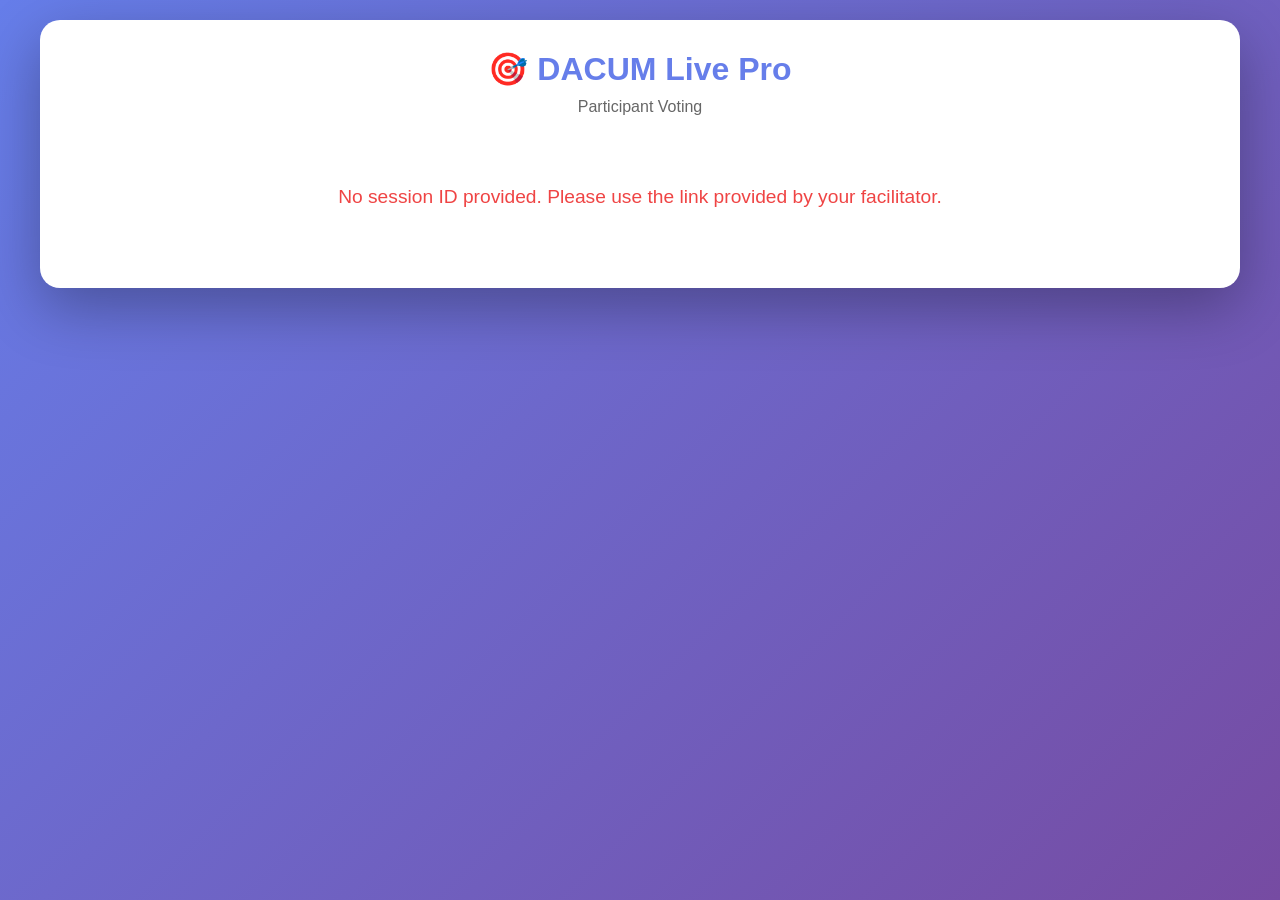
<file: DACUM_LiveWorkshop_Participant.html>
<!DOCTYPE html>
<html lang="en">
<head>
    <meta charset="UTF-8">
    <meta name="viewport" content="width=device-width, initial-scale=1.0">
    <title>DACUM Live Pro - Participant Voting</title>
    <style>
        * {
            margin: 0;
            padding: 0;
            box-sizing: border-box;
        }

        body {
            font-family: 'Segoe UI', Tahoma, Geneva, Verdana, sans-serif;
            background: linear-gradient(135deg, #667eea 0%, #764ba2 100%);
            min-height: 100vh;
            padding: 20px;
            padding-bottom: 100px;
        }

        .container {
            max-width: 1200px;
            margin: 0 auto;
            background-color: white;
            padding: 30px;
            border-radius: 20px;
            box-shadow: 0 20px 60px rgba(0,0,0,0.3);
        }

        h1 {
            color: #667eea;
            margin-bottom: 10px;
            font-size: 2em;
            text-align: center;
        }

        h2 {
            color: #2c3e50;
            font-size: 1.5em;
            margin: 20px 0 15px 0;
        }

        .info-box {
            background: #dbeafe;
            padding: 20px;
            border-radius: 8px;
            margin: 20px 0;
            border-left: 4px solid #3b82f6;
        }

        .info-box h3 {
            color: #1e40af;
            margin-bottom: 10px;
        }

        .info-box p {
            color: #1e3a8a;
            line-height: 1.6;
        }

        .duty-section {
            background: #f9fafb;
            padding: 20px;
            margin: 20px 0;
            border-radius: 12px;
            border-left: 4px solid #667eea;
            overflow-x: auto;
        }

        .duty-title {
            font-size: 1.2em;
            font-weight: 600;
            color: #667eea;
            margin-bottom: 15px;
        }

        .task-table {
            width: 100%;
            min-width: 800px;
            margin-top: 15px;
            border-collapse: separate;
            border-spacing: 0;
            background: white;
            border-radius: 8px;
            overflow: hidden;
            box-shadow: 0 2px 8px rgba(0,0,0,0.05);
        }

        .task-table thead {
            background: linear-gradient(135deg, #667eea 0%, #764ba2 100%);
            position: sticky;
            top: 0;
            z-index: 10;
        }

        .task-table th {
            color: white;
            font-weight: 600;
            padding: 12px 10px;
            text-align: center;
            font-size: 0.85em;
            border-right: 1px solid rgba(255,255,255,0.2);
        }

        .task-table th:first-child {
            text-align: left;
            padding-left: 15px;
        }

        .task-table th:last-child {
            border-right: none;
        }

        .task-table tbody tr {
            border-bottom: 1px solid #e5e7eb;
            transition: background-color 0.2s;
        }

        .task-table tbody tr:hover {
            background-color: #f9fafb;
        }

        .task-table tbody tr:last-child {
            border-bottom: none;
        }

        .task-table td {
            padding: 15px 10px;
            vertical-align: middle;
            border-right: 1px solid #e5e7eb;
        }

        .task-table td:last-child {
            border-right: none;
        }

        .task-cell {
            text-align: left;
            font-size: 0.95em;
            color: #374151;
            font-weight: 500;
            padding-left: 15px !important;
        }

        .rating-cell {
            text-align: center;
            padding: 10px 5px !important;
        }

        .rating-column {
            display: flex;
            flex-direction: row;
            justify-content: center;
            align-items: center;
            gap: 8px;
        }

        .rating-option {
            display: flex;
            align-items: center;
            gap: 6px;
            cursor: pointer;
        }

        .rating-option input[type="radio"] {
            width: 18px;
            height: 18px;
            cursor: pointer;
            margin: 0;
        }

        .rating-option label {
            font-size: 0.9em;
            font-weight: 600;
            color: #667eea;
            cursor: pointer;
            margin: 0;
            min-width: 12px;
        }

        .score-cell {
            text-align: center;
            font-weight: 700;
            font-size: 1.1em;
            color: #667eea;
        }

        .status-cell {
            text-align: center;
        }

        .status-badge {
            display: inline-block;
            padding: 6px 14px;
            border-radius: 20px;
            font-size: 0.8em;
            font-weight: 600;
        }

        .status-incomplete {
            background: #fee2e2;
            color: #991b1b;
        }

        .status-complete {
            background: #d1fae5;
            color: #065f46;
        }

        @media (max-width: 768px) {
            .container {
                padding: 15px;
            }

            .task-table {
                font-size: 0.85em;
            }

            .task-table th,
            .task-table td {
                padding: 8px 5px;
            }

            .task-cell {
                font-size: 0.85em;
                padding-left: 10px !important;
            }

            .rating-option {
                gap: 4px;
            }

            .rating-option input[type="radio"] {
                width: 16px;
                height: 16px;
            }

            .rating-option label {
                font-size: 0.85em;
            }
        }

        button {
            cursor: pointer;
            padding: 15px 30px;
            border: none;
            border-radius: 8px;
            font-weight: 600;
            font-size: 1.1em;
            transition: all 0.3s ease;
            width: 100%;
            margin-top: 30px;
        }

        button:hover:not(:disabled) {
            transform: translateY(-2px);
            box-shadow: 0 5px 15px rgba(0,0,0,0.2);
        }

        button:disabled {
            opacity: 0.5;
            cursor: not-allowed;
        }

        .btn-success {
            background: linear-gradient(135deg, #10b981 0%, #059669 100%);
            color: white;
        }

        .status {
            position: fixed;
            bottom: 20px;
            left: 50%;
            transform: translateX(-50%);
            padding: 15px 30px;
            border-radius: 12px;
            display: none;
            z-index: 1000;
            max-width: 90%;
            box-shadow: 0 10px 30px rgba(0,0,0,0.3);
        }

        .status.success {
            background: #d1fae5;
            border-left: 4px solid #10b981;
            color: #065f46;
            display: block;
        }

        .status.error {
            background: #fee2e2;
            border-left: 4px solid #ef4444;
            color: #991b1b;
            display: block;
        }

        .loading {
            text-align: center;
            padding: 50px;
            color: #667eea;
            font-size: 1.2em;
        }
    </style>
</head>
<body>
    <div class="container">
        <h1>🎯 DACUM Live Pro</h1>
        <p style="text-align: center; color: #666; margin-bottom: 20px;">Participant Voting</p>

        <div id="loadingSection" class="loading">
            <p>Loading voting session...</p>
        </div>

        <div id="votingSection" style="display: none;">
            <div class="info-box">
                <h3>📋 Occupation: <span id="occupationTitle"></span></h3>
                <p><strong>Job Title:</strong> <span id="jobTitle"></span></p>
                <p style="margin-top: 10px;">Rate each task on three dimensions (0-3). Your votes will be aggregated with other participants to determine training priorities.</p>
            </div>

            <div id="votingContainer">
                <!-- Voting tasks will be displayed here -->
            </div>

            <button class="btn-success" onclick="submitVotes()" id="btnSubmitVotes">
                ✅ Submit All Votes
            </button>
        </div>
    </div>

    <div id="statusMessage" class="status"></div>

    <script>
        // Backend API endpoint
        const API_BASE = 'https://live-session-backend-production.up.railway.app/api';
        
        // Participant voting data
        let participantVotes = {};
        let sessionId = null;
        let sessionData = null;
        
        // Show status message
        function showStatus(message, type = 'info') {
            const statusEl = document.getElementById('statusMessage');
            statusEl.textContent = message;
            statusEl.className = `status ${type}`;
            setTimeout(() => {
                statusEl.className = 'status';
            }, 5000);
        }
        
        // Load session data
        async function loadSession(sessionId) {
            try {
                const response = await fetch(`${API_BASE}/get-session/${sessionId}`);
                
                if (!response.ok) {
                    throw new Error(`HTTP error! status: ${response.status}`);
                }
                
                const result = await response.json();
                
                if (result.success) {
                    sessionData = result.data;
                    
                    // Check localStorage flag first
                    if (localStorage.getItem('dacumVotingClosed_' + sessionId) === 'true') {
                        document.getElementById('loadingSection').style.display = 'none';
                        document.getElementById('votingSection').innerHTML = `
                            <div style="text-align: center; padding: 40px; background: #fee2e2; border-radius: 12px; border: 2px solid #ef4444;">
                                <h2 style="color: #991b1b; margin-bottom: 15px;">🔒 Voting Session Closed</h2>
                                <p style="color: #7f1d1d; font-size: 1.1em;">Voting has been closed by the facilitator.</p>
                                <p style="color: #7f1d1d; margin-top: 15px;">Thank you for your participation!</p>
                            </div>
                        `;
                        document.getElementById('votingSection').style.display = 'block';
                        return;
                    }
                    
                    // Check if session is closed
                    if (sessionData.closed) {
                document.getElementById('loadingSection').style.display = 'none';
                document.getElementById('votingSection').innerHTML = `
                    <div style="text-align: center; padding: 40px; background: #fee2e2; border-radius: 12px; border: 2px solid #ef4444;">
                        <h2 style="color: #991b1b; margin-bottom: 15px;">🔒 Voting Session Closed</h2>
                        <p style="color: #7f1d1d; font-size: 1.1em;">This voting session has been closed by the facilitator.</p>
                        <p style="color: #7f1d1d; margin-top: 15px;">Thank you for your participation!</p>
                    </div>
                `;
                document.getElementById('votingSection').style.display = 'block';
                return;
            }
            
                    renderVotingInterface(sessionData);
                    document.getElementById('loadingSection').style.display = 'none';
                    document.getElementById('votingSection').style.display = 'block';
                } else {
                    throw new Error(result.error || 'Failed to load session');
                }
                
            } catch (error) {
                console.error('Error loading session:', error);
                showStatus(`Error loading session: ${error.message}`, 'error');
                document.getElementById('loadingSection').innerHTML = '<p style="color: #ef4444;">Failed to load voting session. Please check your link.</p>';
            }
        }
        
        // Render voting interface
        function renderVotingInterface(sessionData) {
            document.getElementById('occupationTitle').textContent = sessionData.occupation;
            document.getElementById('jobTitle').textContent = sessionData.jobTitle;
            
            const container = document.getElementById('votingContainer');
            container.innerHTML = '';
            
            let taskCounter = 1;
            
            Object.keys(sessionData.duties).forEach(dutyId => {
                const duty = sessionData.duties[dutyId];
                
                const dutySection = document.createElement('div');
                dutySection.className = 'duty-section';
                
                let html = `<div class="duty-title">${escapeHtml(duty.title)}</div>`;
                
                html += `
                    <table class="task-table">
                        <thead>
                            <tr>
                                <th style="width: 35%;">Task</th>
                                <th style="width: 13%;">Importance<br><span style="font-size: 0.75em; font-weight: 400;">(0=Not, 3=Critical)</span></th>
                                <th style="width: 13%;">Frequency<br><span style="font-size: 0.75em; font-weight: 400;">(0=Rarely, 3=Daily)</span></th>
                                <th style="width: 13%;">Difficulty<br><span style="font-size: 0.75em; font-weight: 400;">(0=Easy, 3=Very)</span></th>
                                <th style="width: 13%;">Task Score</th>
                                <th style="width: 13%;">Status</th>
                            </tr>
                        </thead>
                        <tbody>
                `;
                
                duty.tasks.forEach(task => {
                    html += `
                        <tr id="task_row_${task.id}">
                            <td class="task-cell">${taskCounter}. ${escapeHtml(task.text)}</td>
                            
                            <td class="rating-cell">
                                <div class="rating-column">
                                    ${[0, 1, 2, 3].map(val => `
                                        <div class="rating-option">
                                            <input type="radio" 
                                                   id="${task.id}_imp_${val}"
                                                   name="${task.id}_importance" 
                                                   value="${val}"
                                                   onchange="recordVote('${task.id}', 'importance', ${val})">
                                            <label for="${task.id}_imp_${val}">${val}</label>
                                        </div>
                                    `).join('')}
                                </div>
                            </td>
                            
                            <td class="rating-cell">
                                <div class="rating-column">
                                    ${[0, 1, 2, 3].map(val => `
                                        <div class="rating-option">
                                            <input type="radio" 
                                                   id="${task.id}_freq_${val}"
                                                   name="${task.id}_frequency" 
                                                   value="${val}"
                                                   onchange="recordVote('${task.id}', 'frequency', ${val})">
                                            <label for="${task.id}_freq_${val}">${val}</label>
                                        </div>
                                    `).join('')}
                                </div>
                            </td>
                            
                            <td class="rating-cell">
                                <div class="rating-column">
                                    ${[0, 1, 2, 3].map(val => `
                                        <div class="rating-option">
                                            <input type="radio" 
                                                   id="${task.id}_diff_${val}"
                                                   name="${task.id}_difficulty" 
                                                   value="${val}"
                                                   onchange="recordVote('${task.id}', 'difficulty', ${val})">
                                            <label for="${task.id}_diff_${val}">${val}</label>
                                        </div>
                                    `).join('')}
                                </div>
                            </td>
                            
                            <td class="score-cell" id="score_${task.id}">—</td>
                            
                            <td class="status-cell">
                                <span class="status-badge status-incomplete" id="status_${task.id}">Incomplete</span>
                            </td>
                        </tr>
                    `;
                    taskCounter++;
                });
                
                html += `
                        </tbody>
                    </table>
                `;
                
                dutySection.innerHTML = html;
                container.appendChild(dutySection);
            });
        }
        
        // Record a vote
        function recordVote(taskId, dimension, value) {
            if (!participantVotes[taskId]) {
                participantVotes[taskId] = {};
            }
            participantVotes[taskId][dimension] = parseInt(value);
            
            // Update task score and status
            updateTaskDisplay(taskId);
        }
        
        // Update task score and status badge
        function updateTaskDisplay(taskId) {
            const vote = participantVotes[taskId];
            const scoreElement = document.getElementById('score_' + taskId);
            const statusElement = document.getElementById('status_' + taskId);
            
            if (!scoreElement || !statusElement) return;
            
            const hasImportance = vote && vote.importance !== undefined;
            const hasFrequency = vote && vote.frequency !== undefined;
            const hasDifficulty = vote && vote.difficulty !== undefined;
            
            if (hasImportance && hasFrequency && hasDifficulty) {
                // Calculate total score
                const totalScore = vote.importance + vote.frequency + vote.difficulty;
                scoreElement.textContent = totalScore;
                
                // Update status badge to complete
                statusElement.textContent = 'Completed';
                statusElement.className = 'status-badge status-complete';
            } else {
                // Incomplete
                scoreElement.textContent = '—';
                statusElement.textContent = 'Incomplete';
                statusElement.className = 'status-badge status-incomplete';
            }
        }
        
        // Submit all votes
        async function submitVotes() {
            // Check localStorage flag first
            if (localStorage.getItem('dacumVotingClosed_' + sessionId) === 'true') {
                showStatus('Voting has been closed by the facilitator.', 'error');
                document.getElementById('btnSubmitVotes').disabled = true;
                return;
            }
            
            // Filter to only fully completed tasks
            const completedVotes = {};
            Object.keys(participantVotes).forEach(taskId => {
                const vote = participantVotes[taskId];
                if (vote.importance !== undefined && vote.frequency !== undefined && vote.difficulty !== undefined) {
                    completedVotes[taskId] = vote;
                }
            });
            
            // Validate that at least one task is fully rated
            if (Object.keys(completedVotes).length === 0) {
                showStatus('Please complete all three ratings for at least one task', 'error');
                return;
            }
            

            // Check if session is still open before submitting
            try {
                const checkResponse = await fetch(`${API_BASE}/get-session/${sessionId}`);
                const checkResult = await checkResponse.json();
                
                if (checkResult.success && checkResult.data.closed) {
                    showStatus('This voting session has been closed by the facilitator', 'error');
                    return;
                }
            } catch (error) {
                console.error('Error checking session status:', error);
            }
            
            // Submit only completed votes to backend
            try {
                const response = await fetch(`${API_BASE}/submit-vote`, {
                    method: 'POST',
                    headers: {
                        'Content-Type': 'application/json'
                    },
                    body: JSON.stringify({
                        sessionId: sessionId,
                        votes: completedVotes
                    })
                });
                
                if (!response.ok) {
                    throw new Error(`HTTP error! status: ${response.status}`);
                }
                
                const result = await response.json();
                
                if (result.success) {
                    showStatus('✅ Votes submitted successfully! Thank you for participating.', 'success');
                    document.getElementById('btnSubmitVotes').disabled = true;
                    document.getElementById('votingContainer').style.opacity = '0.5';
                } else {
                    throw new Error(result.error || 'Failed to submit votes');
                }
                
            } catch (error) {
                console.error('Error submitting votes:', error);
                showStatus(`Error submitting votes: ${error.message}`, 'error');
            }
        }
        
        // Escape HTML
        function escapeHtml(text) {
            const div = document.createElement('div');
            div.textContent = text;
            return div.innerHTML;
        }
        
        // Initialize on page load
        window.addEventListener('DOMContentLoaded', function() {
            const urlParams = new URLSearchParams(window.location.search);
            sessionId = urlParams.get('lwsession');
            
            if (sessionId) {
                loadSession(sessionId);
            } else {
                document.getElementById('loadingSection').innerHTML = '<p style="color: #ef4444;">No session ID provided. Please use the link provided by your facilitator.</p>';
            }
        });
    </script>
</body>
</html>
</file>
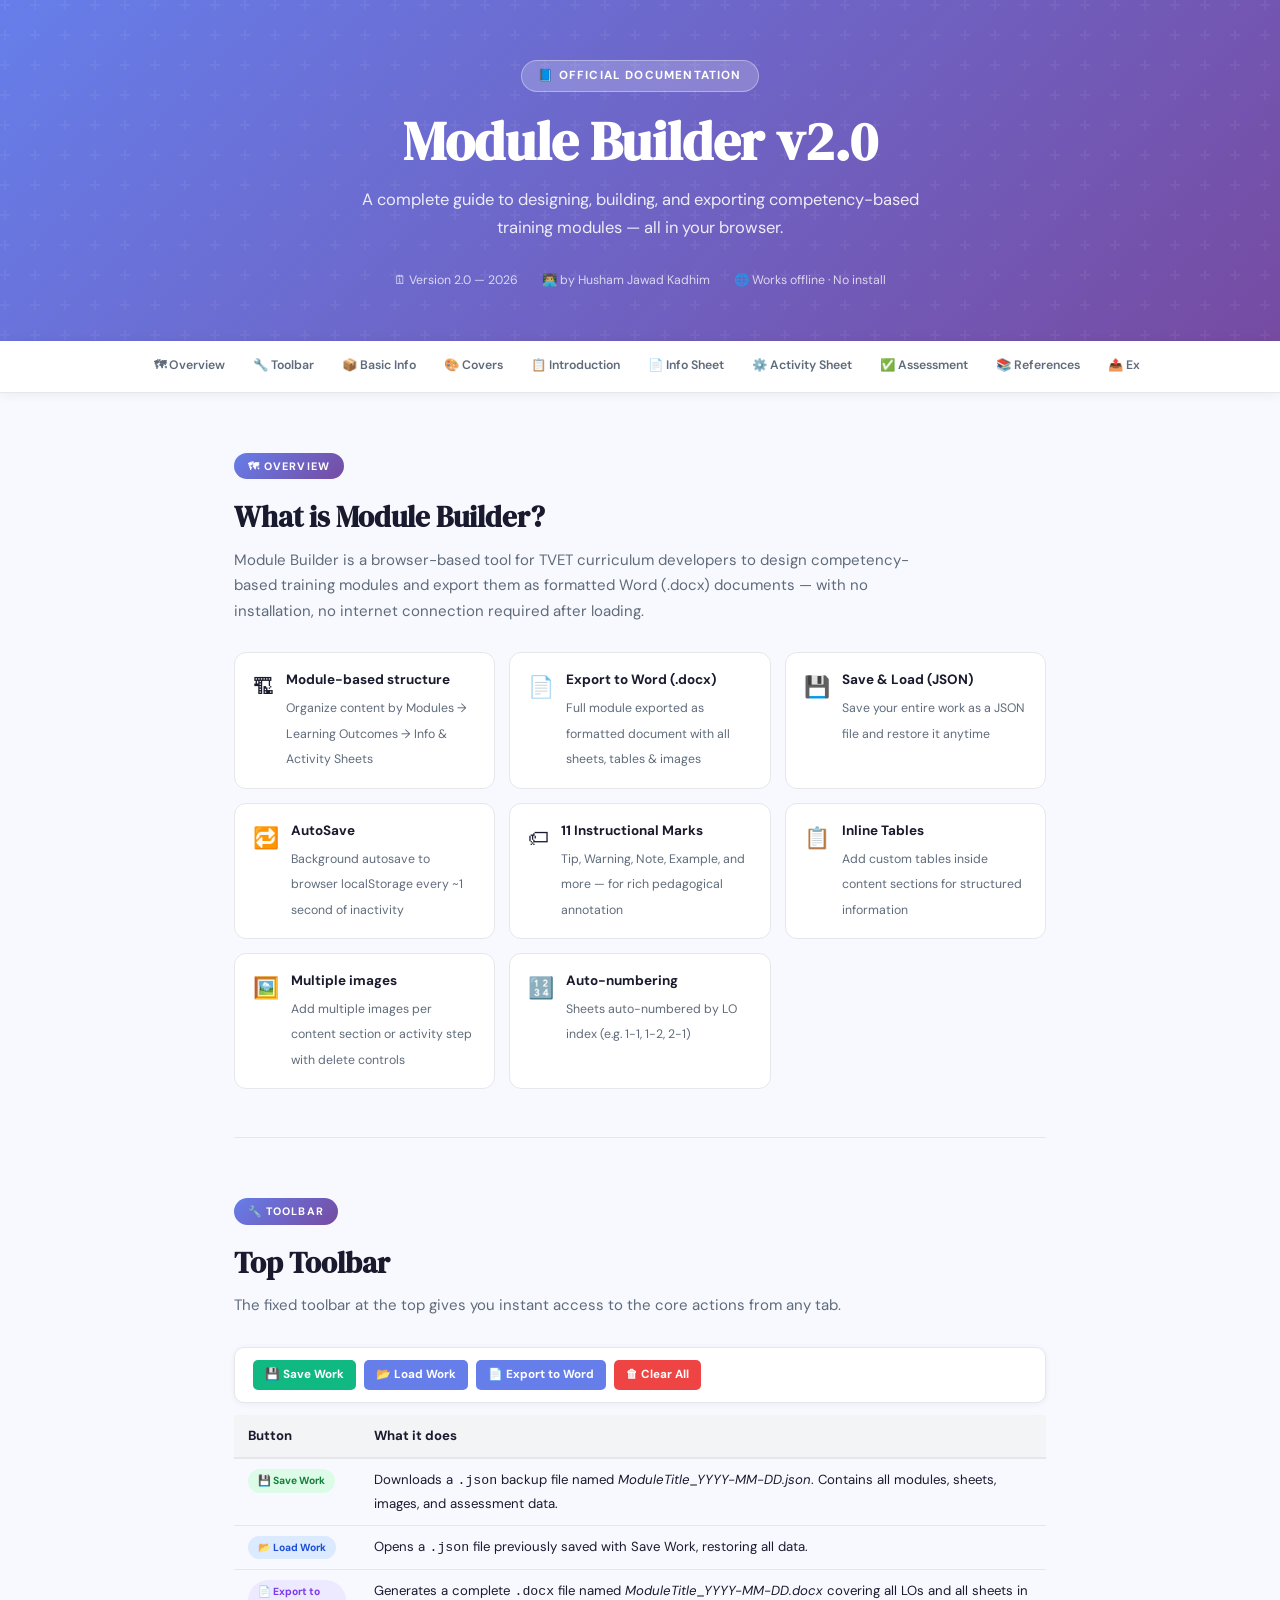
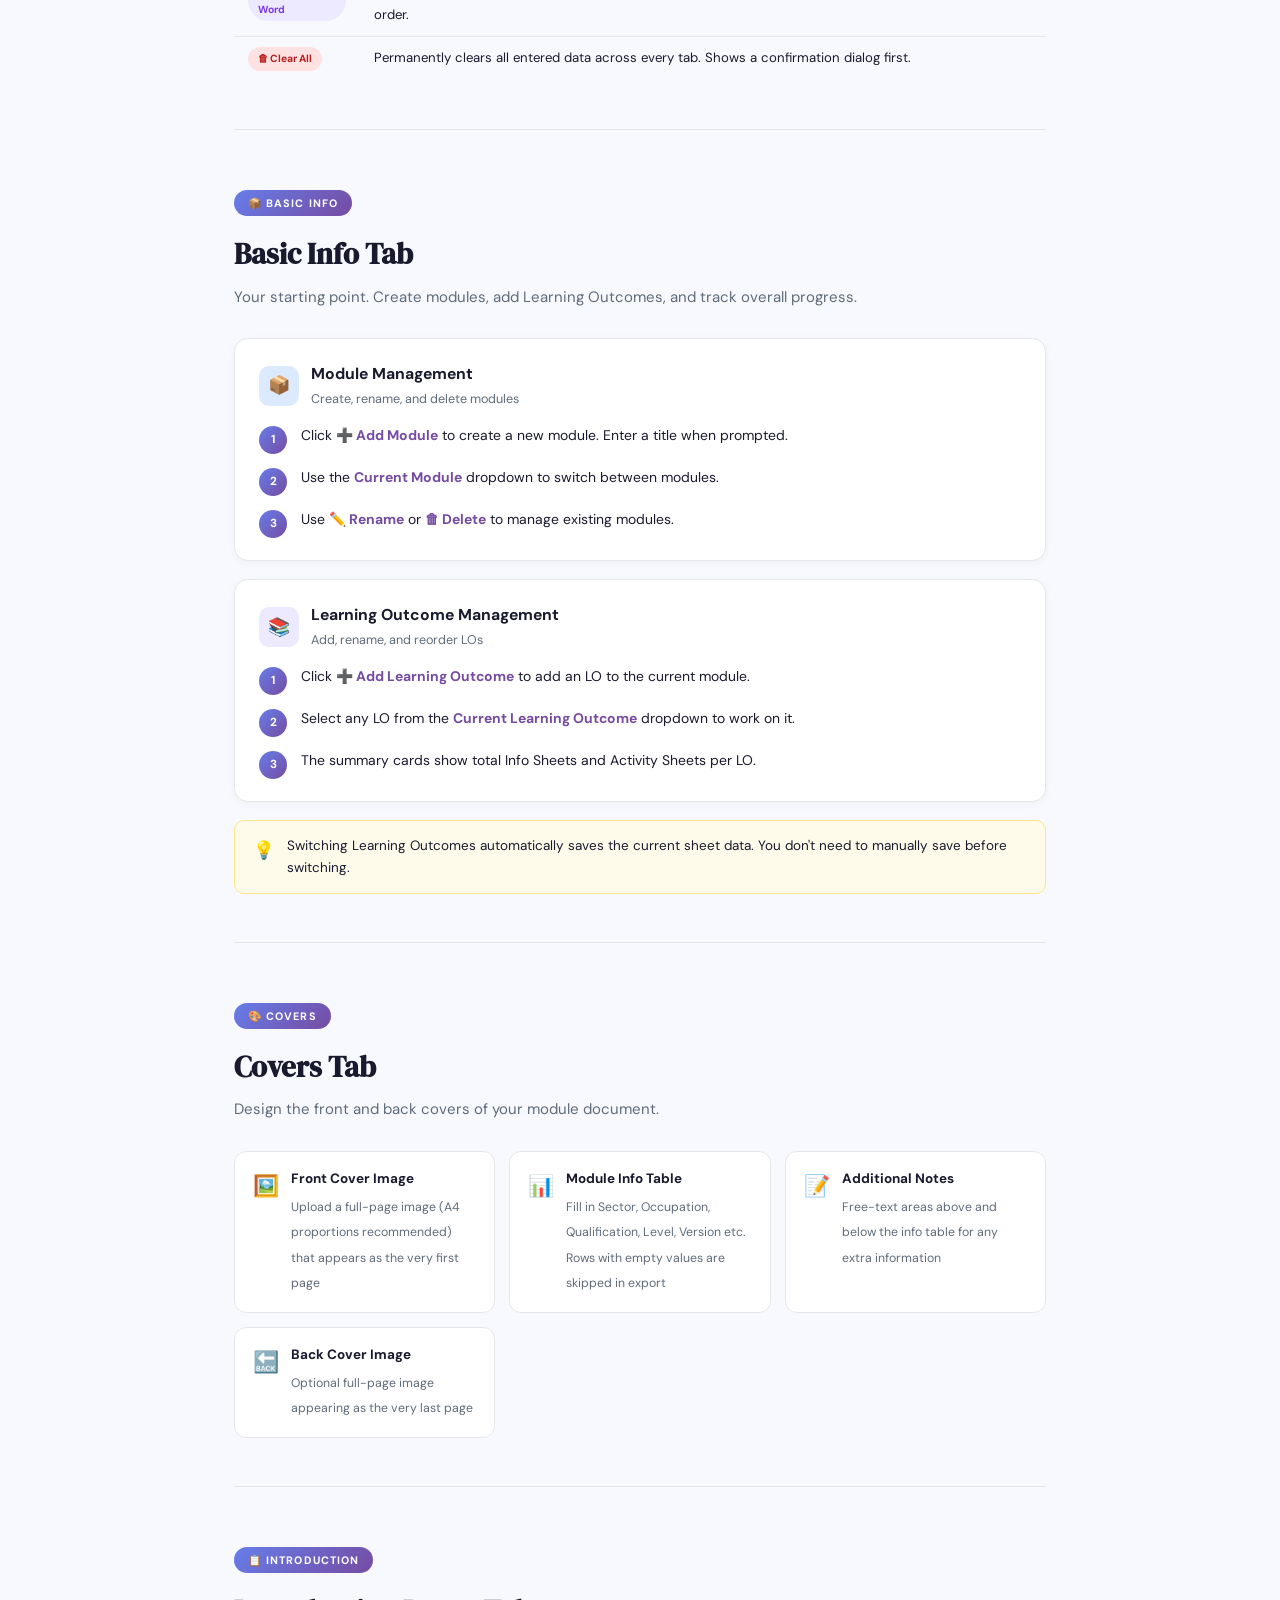
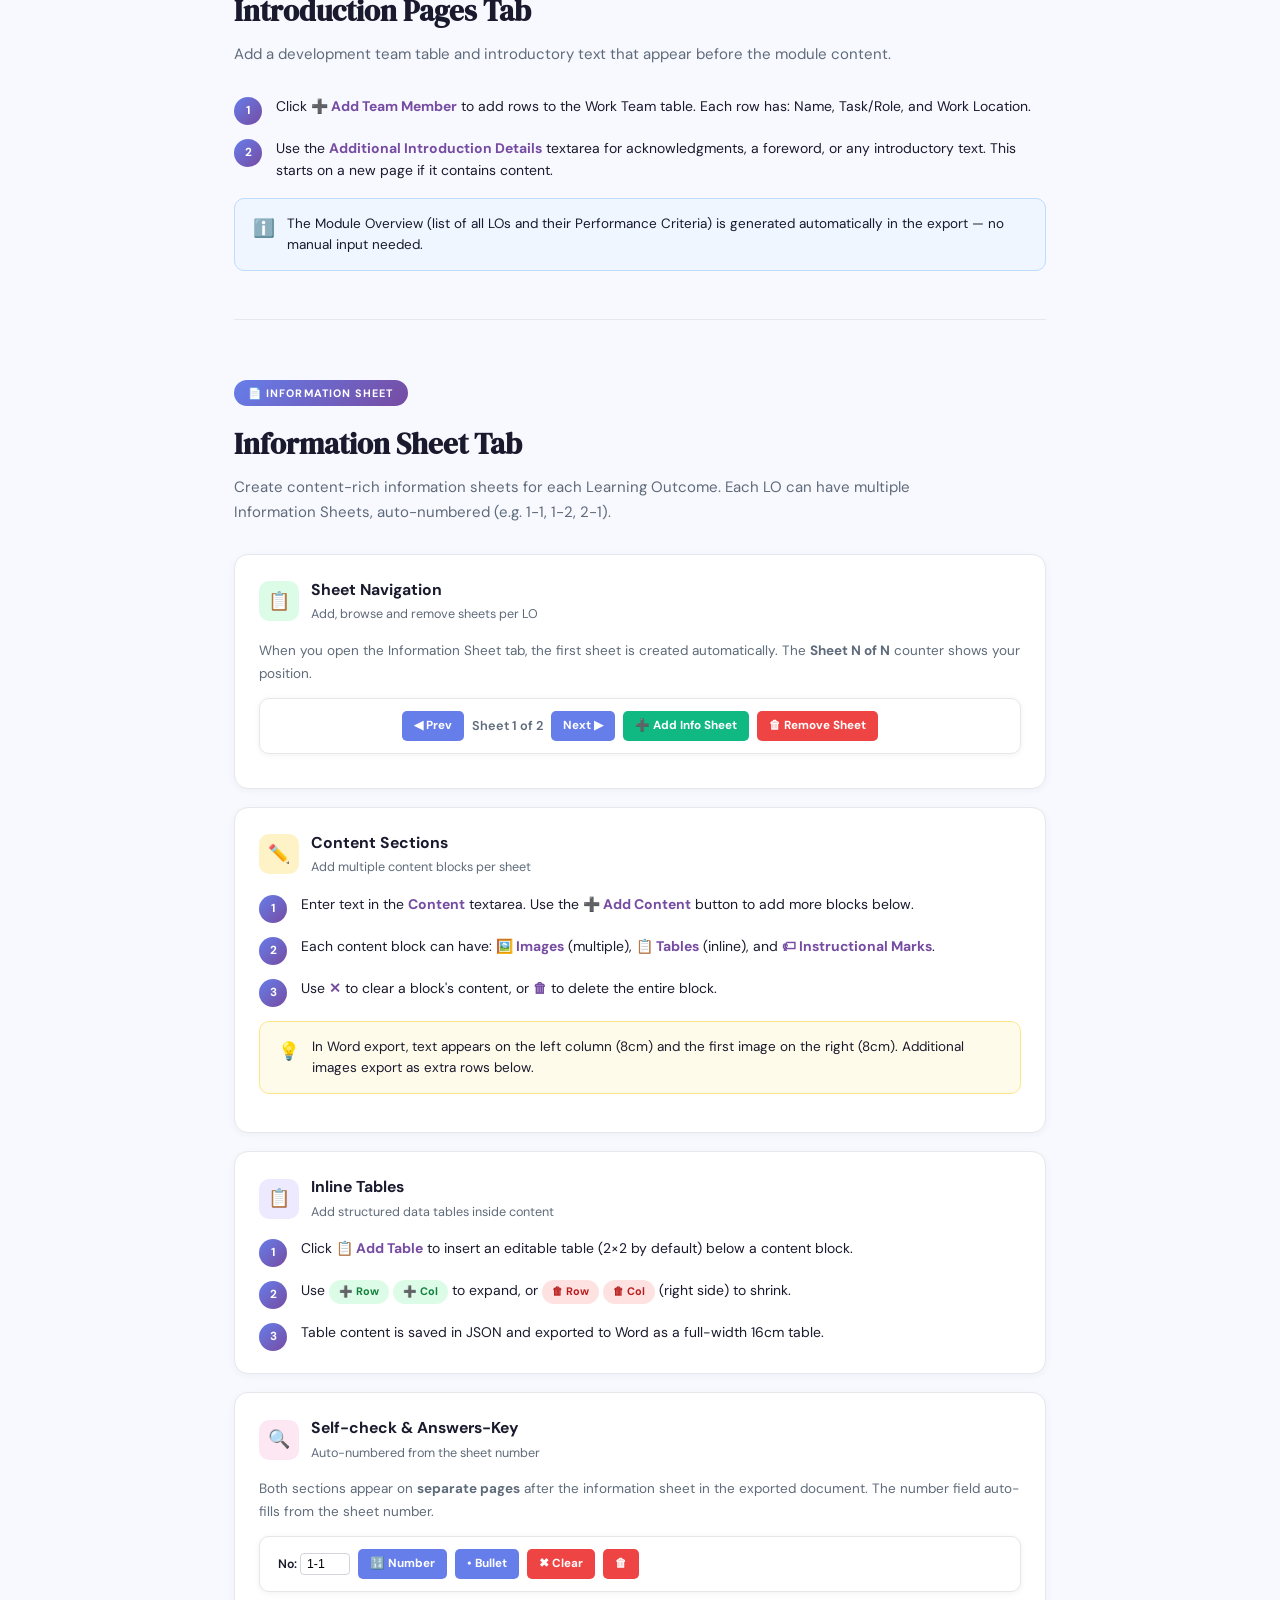
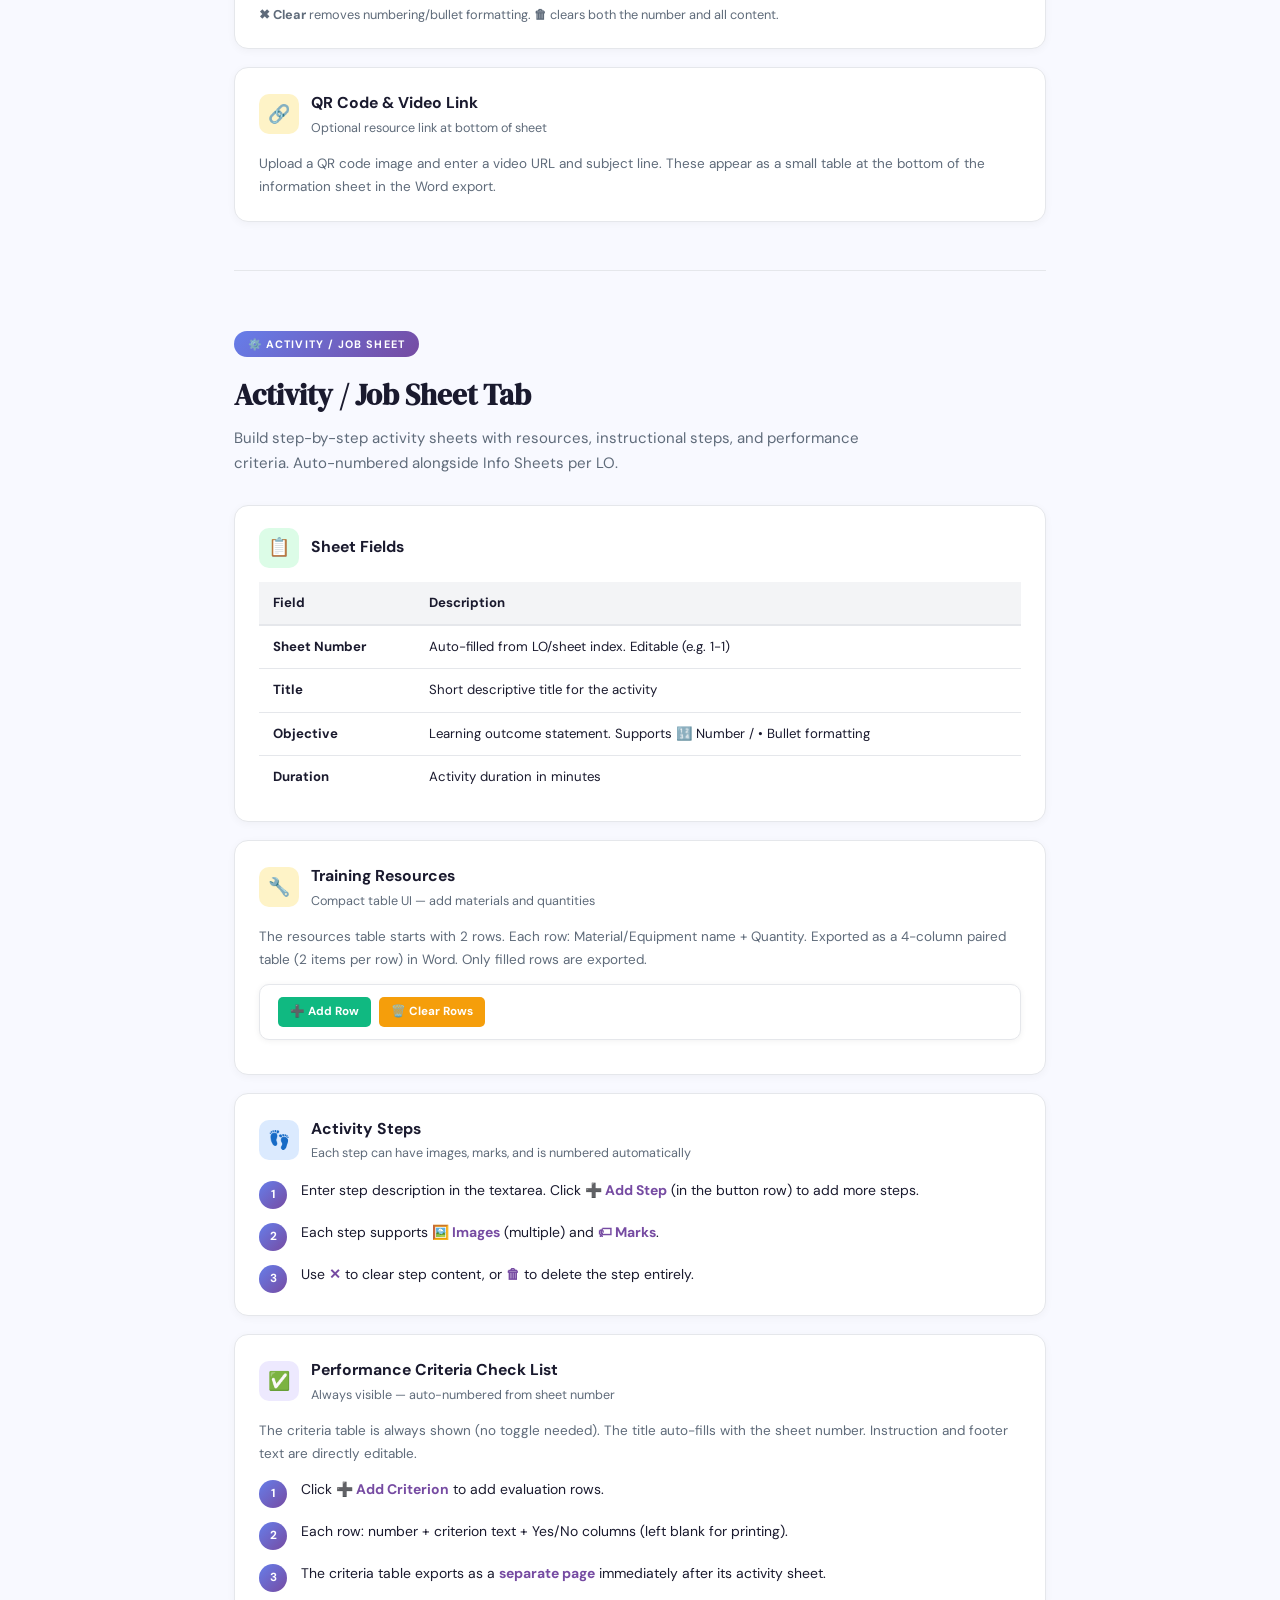
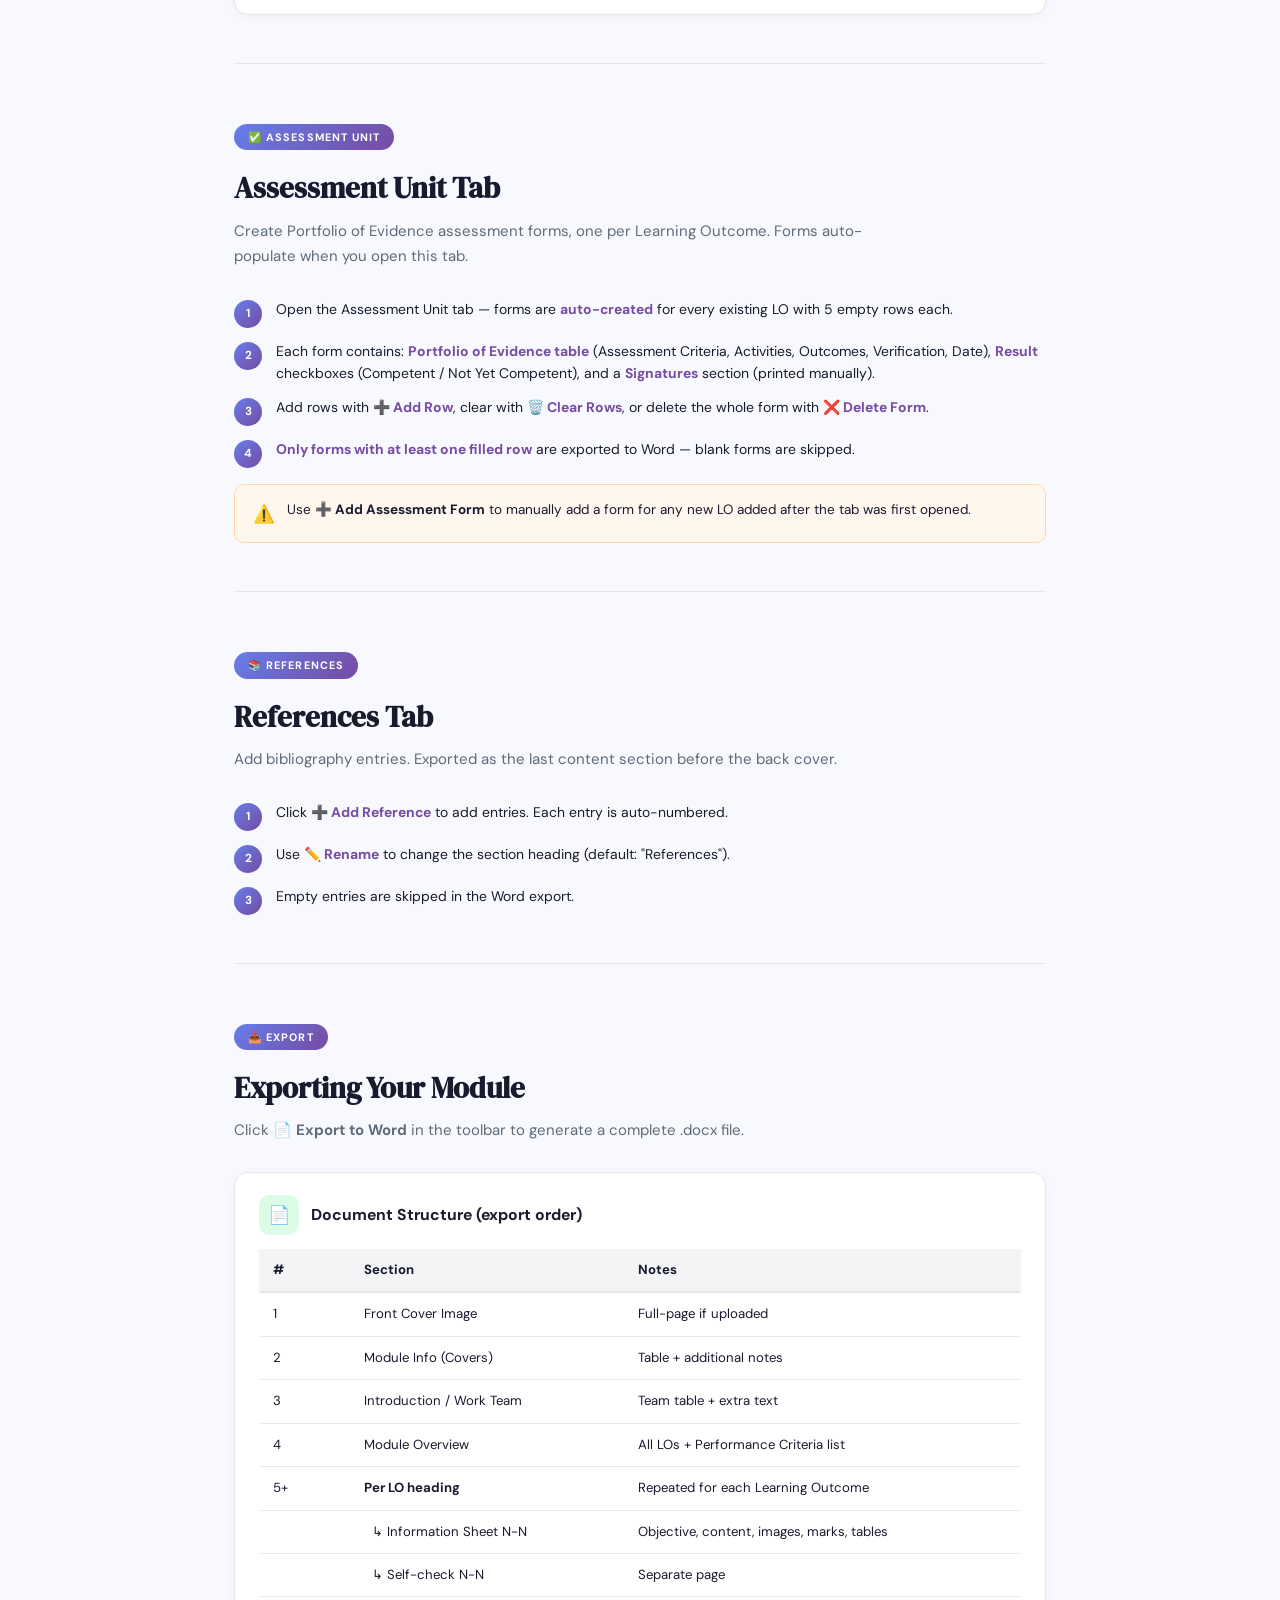
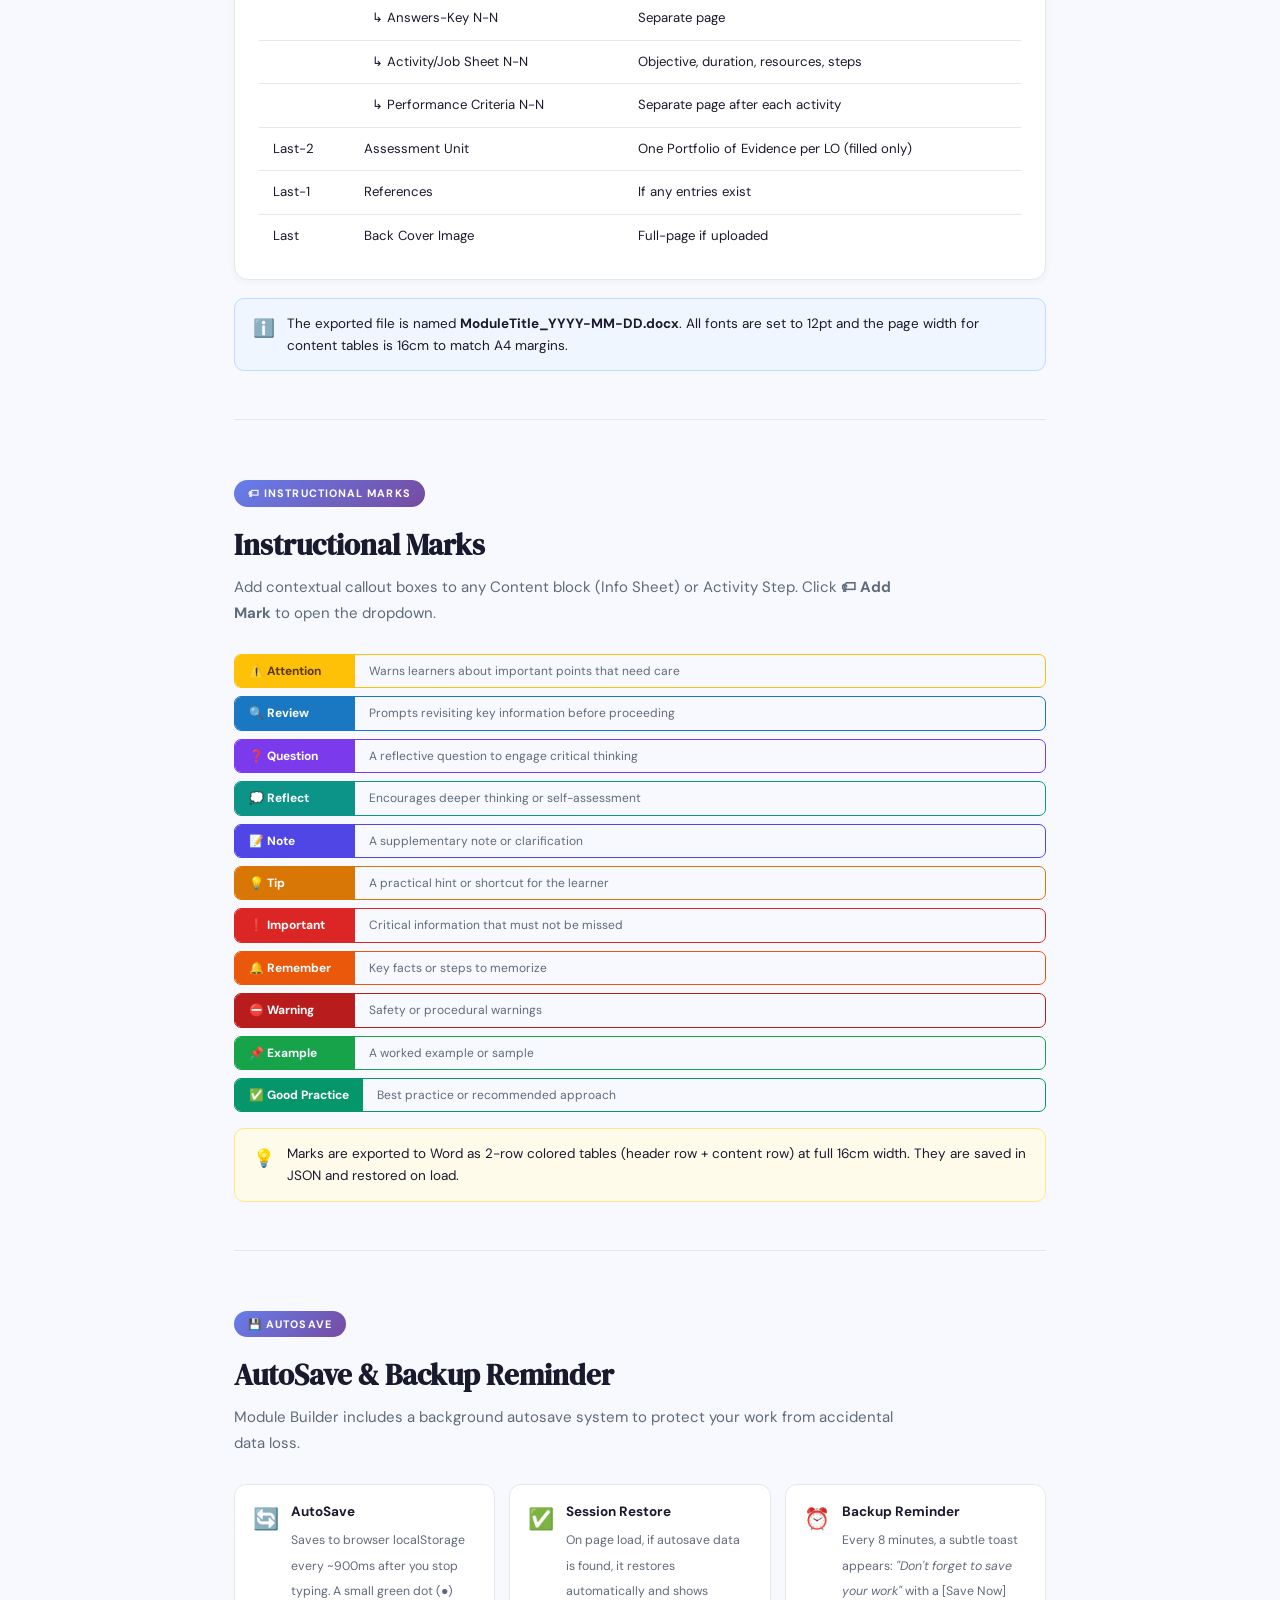
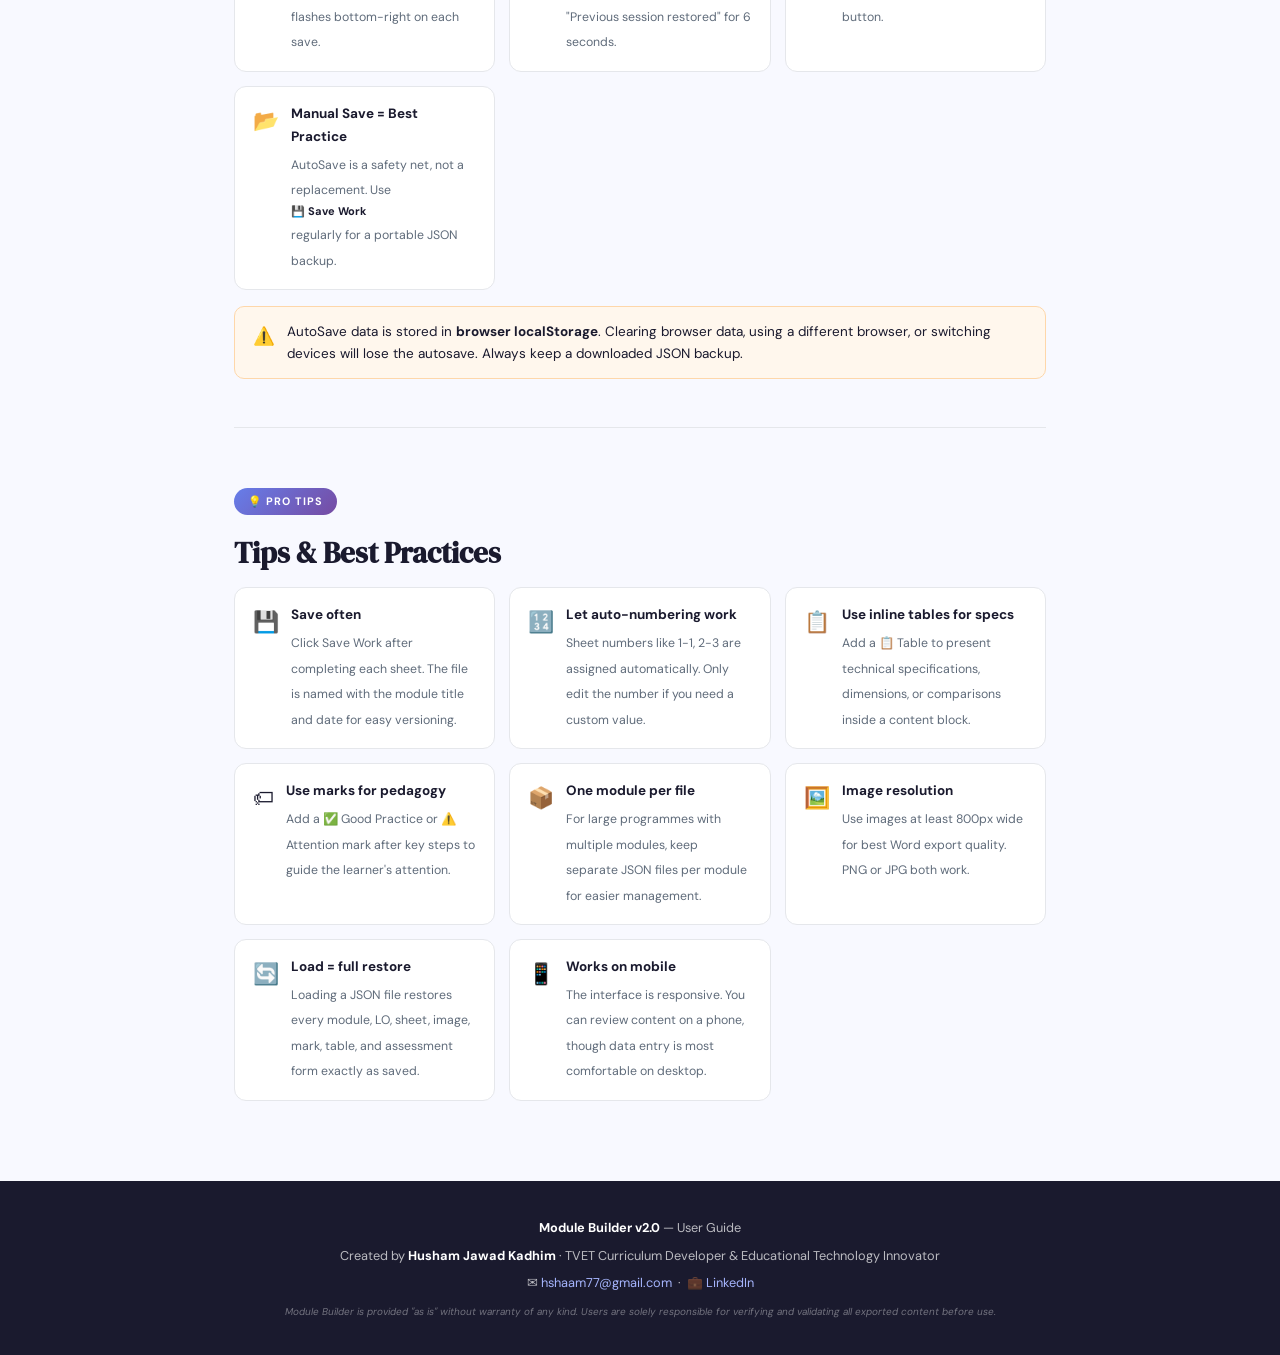
<file: module-builder-guide.html>
<!DOCTYPE html>
<html lang="en">
<head>
<meta charset="UTF-8">
<meta name="viewport" content="width=device-width, initial-scale=1.0">
<title>Module Builder v2.0 — User Guide</title>
<style>
  @import url('https://fonts.googleapis.com/css2?family=DM+Serif+Display:ital@0;1&family=DM+Sans:ital,opsz,wght@0,9..40,300;0,9..40,500;0,9..40,700;1,9..40,300&display=swap');

  :root {
    --ink:    #1a1a2e;
    --muted:  #5f6b7a;
    --accent: #667eea;
    --accent2:#764ba2;
    --green:  #10b981;
    --amber:  #f59e0b;
    --red:    #ef4444;
    --border: #e5e7eb;
    --bg:     #f8f9ff;
    --card:   #ffffff;
    --grad:   linear-gradient(135deg,#667eea 0%,#764ba2 100%);
  }

  *, *::before, *::after { box-sizing: border-box; margin: 0; padding: 0; }

  html { scroll-behavior: smooth; }

  body {
    font-family: 'DM Sans', sans-serif;
    font-size: 15px;
    line-height: 1.7;
    color: var(--ink);
    background: var(--bg);
  }

  /* ── HEADER ── */
  .hero {
    background: var(--grad);
    color: white;
    padding: 60px 24px 50px;
    text-align: center;
    position: relative;
    overflow: hidden;
  }
  .hero::before {
    content: '';
    position: absolute;
    inset: 0;
    background: url("data:image/svg+xml,%3Csvg width='60' height='60' viewBox='0 0 60 60' xmlns='http://www.w3.org/2000/svg'%3E%3Cg fill='none' fill-rule='evenodd'%3E%3Cg fill='%23ffffff' fill-opacity='0.05'%3E%3Cpath d='M36 34v-4h-2v4h-4v2h4v4h2v-4h4v-2h-4zm0-30V0h-2v4h-4v2h4v4h2V6h4V4h-4zM6 34v-4H4v4H0v2h4v4h2v-4h4v-2H6zM6 4V0H4v4H0v2h4v4h2V6h4V4H6z'/%3E%3C/g%3E%3C/g%3E%3C/svg%3E");
  }
  .hero-badge {
    display: inline-block;
    background: rgba(255,255,255,0.2);
    border: 1px solid rgba(255,255,255,0.35);
    border-radius: 999px;
    padding: 5px 16px;
    font-size: 0.78em;
    font-weight: 700;
    letter-spacing: 0.1em;
    text-transform: uppercase;
    margin-bottom: 18px;
  }
  .hero h1 {
    font-family: 'DM Serif Display', serif;
    font-size: clamp(2.2em, 6vw, 3.6em);
    line-height: 1.15;
    margin-bottom: 14px;
  }
  .hero p {
    font-size: 1.1em;
    opacity: 0.88;
    max-width: 560px;
    margin: 0 auto 28px;
  }
  .hero-meta {
    display: flex;
    justify-content: center;
    gap: 24px;
    flex-wrap: wrap;
    font-size: 0.82em;
    opacity: 0.75;
  }
  .hero-meta span { display: flex; align-items: center; gap: 5px; }

  /* ── NAV ── */
  .toc-bar {
    background: white;
    border-bottom: 1px solid var(--border);
    position: sticky;
    top: 0;
    z-index: 100;
    padding: 0 24px;
    box-shadow: 0 1px 12px rgba(0,0,0,0.06);
  }
  .toc-inner {
    max-width: 1000px;
    margin: 0 auto;
    display: flex;
    gap: 0;
    overflow-x: auto;
    scrollbar-width: none;
  }
  .toc-inner::-webkit-scrollbar { display: none; }
  .toc-inner a {
    display: flex;
    align-items: center;
    gap: 5px;
    white-space: nowrap;
    padding: 14px 14px;
    font-size: 0.82em;
    font-weight: 600;
    color: var(--muted);
    text-decoration: none;
    border-bottom: 2px solid transparent;
    transition: color 0.15s, border-color 0.15s;
  }
  .toc-inner a:hover { color: var(--accent); border-color: var(--accent); }

  /* ── LAYOUT ── */
  .container { max-width: 860px; margin: 0 auto; padding: 0 24px 80px; }

  /* ── SECTION ── */
  .section { margin-top: 60px; }
  .section-label {
    display: inline-flex;
    align-items: center;
    gap: 8px;
    background: var(--grad);
    color: white;
    font-size: 0.72em;
    font-weight: 700;
    letter-spacing: 0.1em;
    text-transform: uppercase;
    padding: 4px 14px;
    border-radius: 999px;
    margin-bottom: 14px;
  }
  .section h2 {
    font-family: 'DM Serif Display', serif;
    font-size: 1.9em;
    color: var(--ink);
    margin-bottom: 6px;
  }
  .section > p.lead {
    color: var(--muted);
    font-size: 1em;
    margin-bottom: 28px;
    max-width: 680px;
  }

  /* ── CARDS ── */
  .card {
    background: var(--card);
    border: 1px solid var(--border);
    border-radius: 14px;
    padding: 22px 24px;
    margin-bottom: 18px;
    box-shadow: 0 2px 8px rgba(0,0,0,0.04);
  }
  .card-header {
    display: flex;
    align-items: center;
    gap: 12px;
    margin-bottom: 14px;
  }
  .card-icon {
    width: 40px;
    height: 40px;
    border-radius: 10px;
    display: flex;
    align-items: center;
    justify-content: center;
    font-size: 1.2em;
    flex-shrink: 0;
  }
  .card h3 {
    font-size: 1.05em;
    font-weight: 700;
    color: var(--ink);
  }
  .card h3 small {
    display: block;
    font-size: 0.8em;
    font-weight: 400;
    color: var(--muted);
    margin-top: 1px;
  }

  /* ── STEP LIST ── */
  .steps { display: flex; flex-direction: column; gap: 12px; }
  .step {
    display: flex;
    gap: 14px;
    align-items: flex-start;
  }
  .step-num {
    width: 28px;
    height: 28px;
    border-radius: 50%;
    background: var(--grad);
    color: white;
    font-size: 0.78em;
    font-weight: 700;
    display: flex;
    align-items: center;
    justify-content: center;
    flex-shrink: 0;
    margin-top: 2px;
  }
  .step p { font-size: 0.93em; color: var(--ink); line-height: 1.6; }
  .step p strong { color: var(--accent2); }

  /* ── FEATURE GRID ── */
  .feat-grid {
    display: grid;
    grid-template-columns: repeat(auto-fill, minmax(240px, 1fr));
    gap: 14px;
    margin-top: 10px;
  }
  .feat {
    background: white;
    border: 1px solid var(--border);
    border-radius: 12px;
    padding: 16px 18px;
    display: flex;
    gap: 12px;
    align-items: flex-start;
  }
  .feat-ico { font-size: 1.4em; flex-shrink: 0; margin-top: 1px; }
  .feat strong { display: block; font-size: 0.9em; color: var(--ink); margin-bottom: 3px; }
  .feat span { font-size: 0.82em; color: var(--muted); line-height: 1.5; }

  /* ── BADGE PILLS ── */
  .pill {
    display: inline-flex;
    align-items: center;
    gap: 4px;
    border-radius: 999px;
    padding: 3px 10px;
    font-size: 0.78em;
    font-weight: 700;
  }
  .pill-green  { background: #dcfce7; color: #15803d; }
  .pill-blue   { background: #dbeafe; color: #1d4ed8; }
  .pill-amber  { background: #fef3c7; color: #b45309; }
  .pill-purple { background: #ede9fe; color: #7c3aed; }
  .pill-red    { background: #fee2e2; color: #b91c1c; }

  /* ── TOOLBAR PREVIEW ── */
  .toolbar-demo {
    background: white;
    border: 1px solid var(--border);
    border-radius: 10px;
    padding: 12px 18px;
    display: flex;
    align-items: center;
    gap: 8px;
    flex-wrap: wrap;
    margin: 12px 0;
    box-shadow: 0 1px 6px rgba(0,0,0,0.06);
  }
  .tb-btn {
    display: inline-flex;
    align-items: center;
    gap: 4px;
    padding: 5px 12px;
    border-radius: 5px;
    font-size: 0.78em;
    font-weight: 700;
    white-space: nowrap;
  }
  .tb-green  { background: #10b981; color: white; }
  .tb-blue   { background: #667eea; color: white; }
  .tb-amber  { background: #f59e0b; color: white; }
  .tb-red    { background: #ef4444; color: white; }
  .tb-grey   { background: #6b7280; color: white; }
  .tb-cyan   { background: #0ea5e9; color: white; }

  /* ── MARK SAMPLES ── */
  .mark-list { display: flex; flex-direction: column; gap: 8px; margin: 12px 0; }
  .mark-item {
    border-radius: 7px;
    overflow: hidden;
    border: 1.5px solid;
    display: flex;
    align-items: stretch;
  }
  .mark-hdr {
    padding: 6px 14px;
    font-size: 0.8em;
    font-weight: 700;
    white-space: nowrap;
    display: flex;
    align-items: center;
    gap: 5px;
    min-width: 120px;
  }
  .mark-body {
    padding: 6px 14px;
    font-size: 0.8em;
    color: var(--muted);
    display: flex;
    align-items: center;
  }

  /* ── TABLE ── */
  .ref-table {
    width: 100%;
    border-collapse: collapse;
    font-size: 0.88em;
    margin-top: 12px;
  }
  .ref-table th {
    background: #f3f4f6;
    padding: 10px 14px;
    text-align: left;
    font-weight: 700;
    color: var(--ink);
    border-bottom: 2px solid var(--border);
  }
  .ref-table td {
    padding: 10px 14px;
    border-bottom: 1px solid var(--border);
    vertical-align: top;
    color: var(--ink);
  }
  .ref-table tr:last-child td { border-bottom: none; }
  .ref-table tr:hover td { background: #fafafa; }

  /* ── CALLOUT ── */
  .callout {
    border-radius: 10px;
    padding: 14px 18px;
    margin: 16px 0;
    display: flex;
    gap: 12px;
    align-items: flex-start;
    font-size: 0.9em;
    line-height: 1.6;
  }
  .callout-tip    { background: #fffbeb; border: 1px solid #fde68a; }
  .callout-info   { background: #eff6ff; border: 1px solid #bfdbfe; }
  .callout-warn   { background: #fff7ed; border: 1px solid #fed7aa; }
  .callout-icon   { font-size: 1.3em; flex-shrink: 0; margin-top: 1px; }

  /* ── FOOTER ── */
  .guide-footer {
    background: var(--ink);
    color: rgba(255,255,255,0.7);
    text-align: center;
    padding: 36px 24px;
    font-size: 0.85em;
  }
  .guide-footer strong { color: white; }
  .guide-footer a { color: #a5b4fc; text-decoration: none; }

  /* ── DIVIDER ── */
  hr.section-divider {
    border: none;
    border-top: 1px solid var(--border);
    margin: 48px 0 0;
  }

  @media (max-width: 640px) {
    .feat-grid { grid-template-columns: 1fr; }
    .hero h1 { font-size: 2em; }
  }
</style>
</head>
<body>

<!-- HERO -->
<div class="hero">
  <div class="hero-badge">📘 Official Documentation</div>
  <h1>Module Builder v2.0</h1>
  <p>A complete guide to designing, building, and exporting competency-based training modules — all in your browser.</p>
  <div class="hero-meta">
    <span>🗓 Version 2.0 — 2026</span>
    <span>👨‍💻 by Husham Jawad Kadhim</span>
    <span>🌐 Works offline · No install</span>
  </div>
</div>

<!-- STICKY NAV -->
<nav class="toc-bar">
  <div class="toc-inner">
    <a href="#overview">🗺 Overview</a>
    <a href="#toolbar">🔧 Toolbar</a>
    <a href="#basic-info">📦 Basic Info</a>
    <a href="#covers">🎨 Covers</a>
    <a href="#intro">📋 Introduction</a>
    <a href="#info-sheet">📄 Info Sheet</a>
    <a href="#activity-sheet">⚙️ Activity Sheet</a>
    <a href="#assessment">✅ Assessment</a>
    <a href="#references">📚 References</a>
    <a href="#export">📤 Export</a>
    <a href="#marks">🏷 Marks</a>
    <a href="#autosave">💾 AutoSave</a>
    <a href="#tips">💡 Tips</a>
  </div>
</nav>

<div class="container">

<!-- ── OVERVIEW ── -->
<div class="section" id="overview">
  <div class="section-label">🗺 Overview</div>
  <h2>What is Module Builder?</h2>
  <p class="lead">Module Builder is a browser-based tool for TVET curriculum developers to design competency-based training modules and export them as formatted Word (.docx) documents — with no installation, no internet connection required after loading.</p>

  <div class="feat-grid">
    <div class="feat"><div class="feat-ico">🏗</div><div><strong>Module-based structure</strong><span>Organize content by Modules → Learning Outcomes → Info &amp; Activity Sheets</span></div></div>
    <div class="feat"><div class="feat-ico">📄</div><div><strong>Export to Word (.docx)</strong><span>Full module exported as formatted document with all sheets, tables &amp; images</span></div></div>
    <div class="feat"><div class="feat-ico">💾</div><div><strong>Save &amp; Load (JSON)</strong><span>Save your entire work as a JSON file and restore it anytime</span></div></div>
    <div class="feat"><div class="feat-ico">🔁</div><div><strong>AutoSave</strong><span>Background autosave to browser localStorage every ~1 second of inactivity</span></div></div>
    <div class="feat"><div class="feat-ico">🏷</div><div><strong>11 Instructional Marks</strong><span>Tip, Warning, Note, Example, and more — for rich pedagogical annotation</span></div></div>
    <div class="feat"><div class="feat-ico">📋</div><div><strong>Inline Tables</strong><span>Add custom tables inside content sections for structured information</span></div></div>
    <div class="feat"><div class="feat-ico">🖼️</div><div><strong>Multiple images</strong><span>Add multiple images per content section or activity step with delete controls</span></div></div>
    <div class="feat"><div class="feat-ico">🔢</div><div><strong>Auto-numbering</strong><span>Sheets auto-numbered by LO index (e.g. 1-1, 1-2, 2-1)</span></div></div>
  </div>
</div>

<hr class="section-divider">

<!-- ── TOOLBAR ── -->
<div class="section" id="toolbar">
  <div class="section-label">🔧 Toolbar</div>
  <h2>Top Toolbar</h2>
  <p class="lead">The fixed toolbar at the top gives you instant access to the core actions from any tab.</p>

  <div class="toolbar-demo">
    <span class="tb-btn tb-green">💾 Save Work</span>
    <span class="tb-btn tb-blue">📂 Load Work</span>
    <span class="tb-btn tb-blue">📄 Export to Word</span>
    <span class="tb-btn tb-red">🗑 Clear All</span>
  </div>

  <table class="ref-table">
    <thead><tr><th>Button</th><th>What it does</th></tr></thead>
    <tbody>
      <tr><td><span class="pill pill-green">💾 Save Work</span></td><td>Downloads a <code>.json</code> backup file named <em>ModuleTitle_YYYY-MM-DD.json</em>. Contains all modules, sheets, images, and assessment data.</td></tr>
      <tr><td><span class="pill pill-blue">📂 Load Work</span></td><td>Opens a <code>.json</code> file previously saved with Save Work, restoring all data.</td></tr>
      <tr><td><span class="pill pill-purple">📄 Export to Word</span></td><td>Generates a complete <code>.docx</code> file named <em>ModuleTitle_YYYY-MM-DD.docx</em> covering all LOs and all sheets in order.</td></tr>
      <tr><td><span class="pill pill-red">🗑 Clear All</span></td><td>Permanently clears all entered data across every tab. Shows a confirmation dialog first.</td></tr>
    </tbody>
  </table>
</div>

<hr class="section-divider">

<!-- ── BASIC INFO ── -->
<div class="section" id="basic-info">
  <div class="section-label">📦 Basic Info</div>
  <h2>Basic Info Tab</h2>
  <p class="lead">Your starting point. Create modules, add Learning Outcomes, and track overall progress.</p>

  <div class="card">
    <div class="card-header">
      <div class="card-icon" style="background:#dbeafe;">📦</div>
      <h3>Module Management<small>Create, rename, and delete modules</small></h3>
    </div>
    <div class="steps">
      <div class="step"><div class="step-num">1</div><p>Click <strong>➕ Add Module</strong> to create a new module. Enter a title when prompted.</p></div>
      <div class="step"><div class="step-num">2</div><p>Use the <strong>Current Module</strong> dropdown to switch between modules.</p></div>
      <div class="step"><div class="step-num">3</div><p>Use <strong>✏️ Rename</strong> or <strong>🗑 Delete</strong> to manage existing modules.</p></div>
    </div>
  </div>

  <div class="card">
    <div class="card-header">
      <div class="card-icon" style="background:#ede9fe;">📚</div>
      <h3>Learning Outcome Management<small>Add, rename, and reorder LOs</small></h3>
    </div>
    <div class="steps">
      <div class="step"><div class="step-num">1</div><p>Click <strong>➕ Add Learning Outcome</strong> to add an LO to the current module.</p></div>
      <div class="step"><div class="step-num">2</div><p>Select any LO from the <strong>Current Learning Outcome</strong> dropdown to work on it.</p></div>
      <div class="step"><div class="step-num">3</div><p>The summary cards show total Info Sheets and Activity Sheets per LO.</p></div>
    </div>
  </div>

  <div class="callout callout-tip">
    <div class="callout-icon">💡</div>
    <div>Switching Learning Outcomes automatically saves the current sheet data. You don't need to manually save before switching.</div>
  </div>
</div>

<hr class="section-divider">

<!-- ── COVERS ── -->
<div class="section" id="covers">
  <div class="section-label">🎨 Covers</div>
  <h2>Covers Tab</h2>
  <p class="lead">Design the front and back covers of your module document.</p>

  <div class="feat-grid">
    <div class="feat"><div class="feat-ico">🖼️</div><div><strong>Front Cover Image</strong><span>Upload a full-page image (A4 proportions recommended) that appears as the very first page</span></div></div>
    <div class="feat"><div class="feat-ico">📊</div><div><strong>Module Info Table</strong><span>Fill in Sector, Occupation, Qualification, Level, Version etc. Rows with empty values are skipped in export</span></div></div>
    <div class="feat"><div class="feat-ico">📝</div><div><strong>Additional Notes</strong><span>Free-text areas above and below the info table for any extra information</span></div></div>
    <div class="feat"><div class="feat-ico">🔙</div><div><strong>Back Cover Image</strong><span>Optional full-page image appearing as the very last page</span></div></div>
  </div>
</div>

<hr class="section-divider">

<!-- ── INTRODUCTION ── -->
<div class="section" id="intro">
  <div class="section-label">📋 Introduction</div>
  <h2>Introduction Pages Tab</h2>
  <p class="lead">Add a development team table and introductory text that appear before the module content.</p>

  <div class="steps">
    <div class="step"><div class="step-num">1</div><p>Click <strong>➕ Add Team Member</strong> to add rows to the Work Team table. Each row has: Name, Task/Role, and Work Location.</p></div>
    <div class="step"><div class="step-num">2</div><p>Use the <strong>Additional Introduction Details</strong> textarea for acknowledgments, a foreword, or any introductory text. This starts on a new page if it contains content.</p></div>
  </div>

  <div class="callout callout-info">
    <div class="callout-icon">ℹ️</div>
    <div>The Module Overview (list of all LOs and their Performance Criteria) is generated automatically in the export — no manual input needed.</div>
  </div>
</div>

<hr class="section-divider">

<!-- ── INFO SHEET ── -->
<div class="section" id="info-sheet">
  <div class="section-label">📄 Information Sheet</div>
  <h2>Information Sheet Tab</h2>
  <p class="lead">Create content-rich information sheets for each Learning Outcome. Each LO can have multiple Information Sheets, auto-numbered (e.g. 1-1, 1-2, 2-1).</p>

  <div class="card">
    <div class="card-header">
      <div class="card-icon" style="background:#dcfce7;">📋</div>
      <h3>Sheet Navigation<small>Add, browse and remove sheets per LO</small></h3>
    </div>
    <p style="font-size:0.9em;color:var(--muted);margin-bottom:12px;">When you open the Information Sheet tab, the first sheet is created automatically. The <strong>Sheet N of N</strong> counter shows your position.</p>
    <div class="toolbar-demo" style="justify-content:center;">
      <span class="tb-btn tb-blue">◀ Prev</span>
      <span style="font-size:0.85em;font-weight:600;color:var(--muted);">Sheet 1 of 2</span>
      <span class="tb-btn tb-blue">Next ▶</span>
      <span class="tb-btn tb-green">➕ Add Info Sheet</span>
      <span class="tb-btn tb-red">🗑 Remove Sheet</span>
    </div>
  </div>

  <div class="card">
    <div class="card-header">
      <div class="card-icon" style="background:#fef3c7;">✏️</div>
      <h3>Content Sections<small>Add multiple content blocks per sheet</small></h3>
    </div>
    <div class="steps">
      <div class="step"><div class="step-num">1</div><p>Enter text in the <strong>Content</strong> textarea. Use the <strong>➕ Add Content</strong> button to add more blocks below.</p></div>
      <div class="step"><div class="step-num">2</div><p>Each content block can have: <strong>🖼️ Images</strong> (multiple), <strong>📋 Tables</strong> (inline), and <strong>🏷 Instructional Marks</strong>.</p></div>
      <div class="step"><div class="step-num">3</div><p>Use <strong>✕</strong> to clear a block's content, or <strong>🗑</strong> to delete the entire block.</p></div>
    </div>
    <div class="callout callout-tip" style="margin-top:14px;">
      <div class="callout-icon">💡</div>
      <div>In Word export, text appears on the left column (8cm) and the first image on the right (8cm). Additional images export as extra rows below.</div>
    </div>
  </div>

  <div class="card">
    <div class="card-header">
      <div class="card-icon" style="background:#ede9fe;">📋</div>
      <h3>Inline Tables<small>Add structured data tables inside content</small></h3>
    </div>
    <div class="steps">
      <div class="step"><div class="step-num">1</div><p>Click <strong>📋 Add Table</strong> to insert an editable table (2×2 by default) below a content block.</p></div>
      <div class="step"><div class="step-num">2</div><p>Use <span class="pill pill-green">➕ Row</span> <span class="pill pill-green">➕ Col</span> to expand, or <span class="pill pill-red">🗑 Row</span> <span class="pill pill-red">🗑 Col</span> (right side) to shrink.</p></div>
      <div class="step"><div class="step-num">3</div><p>Table content is saved in JSON and exported to Word as a full-width 16cm table.</p></div>
    </div>
  </div>

  <div class="card">
    <div class="card-header">
      <div class="card-icon" style="background:#fce7f3;">🔍</div>
      <h3>Self-check &amp; Answers-Key<small>Auto-numbered from the sheet number</small></h3>
    </div>
    <p style="font-size:0.9em;color:var(--muted);margin-bottom:10px;">Both sections appear on <strong>separate pages</strong> after the information sheet in the exported document. The number field auto-fills from the sheet number.</p>
    <div class="toolbar-demo">
      <span style="font-size:0.82em;font-weight:600;">No: <input type="text" value="1-1" style="width:50px;border:1px solid #d1d5db;border-radius:4px;padding:3px 6px;font-size:1em;" readonly></span>
      <span class="tb-btn tb-blue">🔢 Number</span>
      <span class="tb-btn tb-blue">• Bullet</span>
      <span class="tb-btn" style="background:#ef4444;color:white;">✖ Clear</span>
      <span class="tb-btn tb-red">🗑</span>
    </div>
    <p style="font-size:0.85em;color:var(--muted);margin-top:10px;"><strong>✖ Clear</strong> removes numbering/bullet formatting. <strong>🗑</strong> clears both the number and all content.</p>
  </div>

  <div class="card">
    <div class="card-header">
      <div class="card-icon" style="background:#fef3c7;">🔗</div>
      <h3>QR Code &amp; Video Link<small>Optional resource link at bottom of sheet</small></h3>
    </div>
    <p style="font-size:0.9em;color:var(--muted);">Upload a QR code image and enter a video URL and subject line. These appear as a small table at the bottom of the information sheet in the Word export.</p>
  </div>
</div>

<hr class="section-divider">

<!-- ── ACTIVITY SHEET ── -->
<div class="section" id="activity-sheet">
  <div class="section-label">⚙️ Activity / Job Sheet</div>
  <h2>Activity / Job Sheet Tab</h2>
  <p class="lead">Build step-by-step activity sheets with resources, instructional steps, and performance criteria. Auto-numbered alongside Info Sheets per LO.</p>

  <div class="card">
    <div class="card-header">
      <div class="card-icon" style="background:#dcfce7;">📋</div>
      <h3>Sheet Fields</h3>
    </div>
    <table class="ref-table">
      <thead><tr><th>Field</th><th>Description</th></tr></thead>
      <tbody>
        <tr><td><strong>Sheet Number</strong></td><td>Auto-filled from LO/sheet index. Editable (e.g. 1-1)</td></tr>
        <tr><td><strong>Title</strong></td><td>Short descriptive title for the activity</td></tr>
        <tr><td><strong>Objective</strong></td><td>Learning outcome statement. Supports 🔢 Number / • Bullet formatting</td></tr>
        <tr><td><strong>Duration</strong></td><td>Activity duration in minutes</td></tr>
      </tbody>
    </table>
  </div>

  <div class="card">
    <div class="card-header">
      <div class="card-icon" style="background:#fef3c7;">🔧</div>
      <h3>Training Resources<small>Compact table UI — add materials and quantities</small></h3>
    </div>
    <p style="font-size:0.9em;color:var(--muted);margin-bottom:10px;">The resources table starts with 2 rows. Each row: Material/Equipment name + Quantity. Exported as a 4-column paired table (2 items per row) in Word. Only filled rows are exported.</p>
    <div class="toolbar-demo">
      <span class="tb-btn tb-green">➕ Add Row</span>
      <span class="tb-btn tb-amber">🗑️ Clear Rows</span>
    </div>
  </div>

  <div class="card">
    <div class="card-header">
      <div class="card-icon" style="background:#dbeafe;">👣</div>
      <h3>Activity Steps<small>Each step can have images, marks, and is numbered automatically</small></h3>
    </div>
    <div class="steps">
      <div class="step"><div class="step-num">1</div><p>Enter step description in the textarea. Click <strong>➕ Add Step</strong> (in the button row) to add more steps.</p></div>
      <div class="step"><div class="step-num">2</div><p>Each step supports <strong>🖼️ Images</strong> (multiple) and <strong>🏷 Marks</strong>.</p></div>
      <div class="step"><div class="step-num">3</div><p>Use <strong>✕</strong> to clear step content, or <strong>🗑</strong> to delete the step entirely.</p></div>
    </div>
  </div>

  <div class="card">
    <div class="card-header">
      <div class="card-icon" style="background:#ede9fe;">✅</div>
      <h3>Performance Criteria Check List<small>Always visible — auto-numbered from sheet number</small></h3>
    </div>
    <p style="font-size:0.9em;color:var(--muted);margin-bottom:12px;">The criteria table is always shown (no toggle needed). The title auto-fills with the sheet number. Instruction and footer text are directly editable.</p>
    <div class="steps">
      <div class="step"><div class="step-num">1</div><p>Click <strong>➕ Add Criterion</strong> to add evaluation rows.</p></div>
      <div class="step"><div class="step-num">2</div><p>Each row: number + criterion text + Yes/No columns (left blank for printing).</p></div>
      <div class="step"><div class="step-num">3</div><p>The criteria table exports as a <strong>separate page</strong> immediately after its activity sheet.</p></div>
    </div>
  </div>
</div>

<hr class="section-divider">

<!-- ── ASSESSMENT ── -->
<div class="section" id="assessment">
  <div class="section-label">✅ Assessment Unit</div>
  <h2>Assessment Unit Tab</h2>
  <p class="lead">Create Portfolio of Evidence assessment forms, one per Learning Outcome. Forms auto-populate when you open this tab.</p>

  <div class="steps">
    <div class="step"><div class="step-num">1</div><p>Open the Assessment Unit tab — forms are <strong>auto-created</strong> for every existing LO with 5 empty rows each.</p></div>
    <div class="step"><div class="step-num">2</div><p>Each form contains: <strong>Portfolio of Evidence table</strong> (Assessment Criteria, Activities, Outcomes, Verification, Date), <strong>Result</strong> checkboxes (Competent / Not Yet Competent), and a <strong>Signatures</strong> section (printed manually).</p></div>
    <div class="step"><div class="step-num">3</div><p>Add rows with <strong>➕ Add Row</strong>, clear with <strong>🗑️ Clear Rows</strong>, or delete the whole form with <strong>❌ Delete Form</strong>.</p></div>
    <div class="step"><div class="step-num">4</div><p><strong>Only forms with at least one filled row</strong> are exported to Word — blank forms are skipped.</p></div>
  </div>

  <div class="callout callout-warn">
    <div class="callout-icon">⚠️</div>
    <div>Use <strong>➕ Add Assessment Form</strong> to manually add a form for any new LO added after the tab was first opened.</div>
  </div>
</div>

<hr class="section-divider">

<!-- ── REFERENCES ── -->
<div class="section" id="references">
  <div class="section-label">📚 References</div>
  <h2>References Tab</h2>
  <p class="lead">Add bibliography entries. Exported as the last content section before the back cover.</p>
  <div class="steps">
    <div class="step"><div class="step-num">1</div><p>Click <strong>➕ Add Reference</strong> to add entries. Each entry is auto-numbered.</p></div>
    <div class="step"><div class="step-num">2</div><p>Use <strong>✏️ Rename</strong> to change the section heading (default: "References").</p></div>
    <div class="step"><div class="step-num">3</div><p>Empty entries are skipped in the Word export.</p></div>
  </div>
</div>

<hr class="section-divider">

<!-- ── EXPORT ── -->
<div class="section" id="export">
  <div class="section-label">📤 Export</div>
  <h2>Exporting Your Module</h2>
  <p class="lead">Click <strong>📄 Export to Word</strong> in the toolbar to generate a complete .docx file.</p>

  <div class="card">
    <div class="card-header">
      <div class="card-icon" style="background:#dcfce7;">📄</div>
      <h3>Document Structure (export order)</h3>
    </div>
    <table class="ref-table">
      <thead><tr><th>#</th><th>Section</th><th>Notes</th></tr></thead>
      <tbody>
        <tr><td>1</td><td>Front Cover Image</td><td>Full-page if uploaded</td></tr>
        <tr><td>2</td><td>Module Info (Covers)</td><td>Table + additional notes</td></tr>
        <tr><td>3</td><td>Introduction / Work Team</td><td>Team table + extra text</td></tr>
        <tr><td>4</td><td>Module Overview</td><td>All LOs + Performance Criteria list</td></tr>
        <tr><td>5+</td><td><strong>Per LO heading</strong></td><td>Repeated for each Learning Outcome</td></tr>
        <tr><td></td><td>&nbsp;&nbsp;↳ Information Sheet N-N</td><td>Objective, content, images, marks, tables</td></tr>
        <tr><td></td><td>&nbsp;&nbsp;↳ Self-check N-N</td><td>Separate page</td></tr>
        <tr><td></td><td>&nbsp;&nbsp;↳ Answers-Key N-N</td><td>Separate page</td></tr>
        <tr><td></td><td>&nbsp;&nbsp;↳ Activity/Job Sheet N-N</td><td>Objective, duration, resources, steps</td></tr>
        <tr><td></td><td>&nbsp;&nbsp;↳ Performance Criteria N-N</td><td>Separate page after each activity</td></tr>
        <tr><td>Last-2</td><td>Assessment Unit</td><td>One Portfolio of Evidence per LO (filled only)</td></tr>
        <tr><td>Last-1</td><td>References</td><td>If any entries exist</td></tr>
        <tr><td>Last</td><td>Back Cover Image</td><td>Full-page if uploaded</td></tr>
      </tbody>
    </table>
  </div>

  <div class="callout callout-info">
    <div class="callout-icon">ℹ️</div>
    <div>The exported file is named <strong>ModuleTitle_YYYY-MM-DD.docx</strong>. All fonts are set to 12pt and the page width for content tables is 16cm to match A4 margins.</div>
  </div>
</div>

<hr class="section-divider">

<!-- ── MARKS ── -->
<div class="section" id="marks">
  <div class="section-label">🏷 Instructional Marks</div>
  <h2>Instructional Marks</h2>
  <p class="lead">Add contextual callout boxes to any Content block (Info Sheet) or Activity Step. Click <strong>🏷 Add Mark</strong> to open the dropdown.</p>

  <div class="mark-list">
    <div class="mark-item" style="border-color:#ffc107;"><div class="mark-hdr" style="background:#ffc107;color:#5c3600;">⚠️ Attention</div><div class="mark-body">Warns learners about important points that need care</div></div>
    <div class="mark-item" style="border-color:#1a78c2;"><div class="mark-hdr" style="background:#1a78c2;color:white;">🔍 Review</div><div class="mark-body">Prompts revisiting key information before proceeding</div></div>
    <div class="mark-item" style="border-color:#7c3aed;"><div class="mark-hdr" style="background:#7c3aed;color:white;">❓ Question</div><div class="mark-body">A reflective question to engage critical thinking</div></div>
    <div class="mark-item" style="border-color:#0d9488;"><div class="mark-hdr" style="background:#0d9488;color:white;">💭 Reflect</div><div class="mark-body">Encourages deeper thinking or self-assessment</div></div>
    <div class="mark-item" style="border-color:#4f46e5;"><div class="mark-hdr" style="background:#4f46e5;color:white;">📝 Note</div><div class="mark-body">A supplementary note or clarification</div></div>
    <div class="mark-item" style="border-color:#d97706;"><div class="mark-hdr" style="background:#d97706;color:white;">💡 Tip</div><div class="mark-body">A practical hint or shortcut for the learner</div></div>
    <div class="mark-item" style="border-color:#dc2626;"><div class="mark-hdr" style="background:#dc2626;color:white;">❗ Important</div><div class="mark-body">Critical information that must not be missed</div></div>
    <div class="mark-item" style="border-color:#ea580c;"><div class="mark-hdr" style="background:#ea580c;color:white;">🔔 Remember</div><div class="mark-body">Key facts or steps to memorize</div></div>
    <div class="mark-item" style="border-color:#b91c1c;"><div class="mark-hdr" style="background:#b91c1c;color:white;">⛔ Warning</div><div class="mark-body">Safety or procedural warnings</div></div>
    <div class="mark-item" style="border-color:#16a34a;"><div class="mark-hdr" style="background:#16a34a;color:white;">📌 Example</div><div class="mark-body">A worked example or sample</div></div>
    <div class="mark-item" style="border-color:#059669;"><div class="mark-hdr" style="background:#059669;color:white;">✅ Good Practice</div><div class="mark-body">Best practice or recommended approach</div></div>
  </div>

  <div class="callout callout-tip" style="margin-top:16px;">
    <div class="callout-icon">💡</div>
    <div>Marks are exported to Word as 2-row colored tables (header row + content row) at full 16cm width. They are saved in JSON and restored on load.</div>
  </div>
</div>

<hr class="section-divider">

<!-- ── AUTOSAVE ── -->
<div class="section" id="autosave">
  <div class="section-label">💾 AutoSave</div>
  <h2>AutoSave &amp; Backup Reminder</h2>
  <p class="lead">Module Builder includes a background autosave system to protect your work from accidental data loss.</p>

  <div class="feat-grid">
    <div class="feat"><div class="feat-ico">🔄</div><div><strong>AutoSave</strong><span>Saves to browser localStorage every ~900ms after you stop typing. A small green dot (●) flashes bottom-right on each save.</span></div></div>
    <div class="feat"><div class="feat-ico">✅</div><div><strong>Session Restore</strong><span>On page load, if autosave data is found, it restores automatically and shows "Previous session restored" for 6 seconds.</span></div></div>
    <div class="feat"><div class="feat-ico">⏰</div><div><strong>Backup Reminder</strong><span>Every 8 minutes, a subtle toast appears: <em>"Don't forget to save your work"</em> with a [Save Now] button.</span></div></div>
    <div class="feat"><div class="feat-ico">📂</div><div><strong>Manual Save = Best Practice</strong><span>AutoSave is a safety net, not a replacement. Use <strong>💾 Save Work</strong> regularly for a portable JSON backup.</span></div></div>
  </div>

  <div class="callout callout-warn">
    <div class="callout-icon">⚠️</div>
    <div>AutoSave data is stored in <strong>browser localStorage</strong>. Clearing browser data, using a different browser, or switching devices will lose the autosave. Always keep a downloaded JSON backup.</div>
  </div>
</div>

<hr class="section-divider">

<!-- ── TIPS ── -->
<div class="section" id="tips">
  <div class="section-label">💡 Pro Tips</div>
  <h2>Tips &amp; Best Practices</h2>

  <div class="feat-grid">
    <div class="feat"><div class="feat-ico">💾</div><div><strong>Save often</strong><span>Click Save Work after completing each sheet. The file is named with the module title and date for easy versioning.</span></div></div>
    <div class="feat"><div class="feat-ico">🔢</div><div><strong>Let auto-numbering work</strong><span>Sheet numbers like 1-1, 2-3 are assigned automatically. Only edit the number if you need a custom value.</span></div></div>
    <div class="feat"><div class="feat-ico">📋</div><div><strong>Use inline tables for specs</strong><span>Add a 📋 Table to present technical specifications, dimensions, or comparisons inside a content block.</span></div></div>
    <div class="feat"><div class="feat-ico">🏷</div><div><strong>Use marks for pedagogy</strong><span>Add a ✅ Good Practice or ⚠️ Attention mark after key steps to guide the learner's attention.</span></div></div>
    <div class="feat"><div class="feat-ico">📦</div><div><strong>One module per file</strong><span>For large programmes with multiple modules, keep separate JSON files per module for easier management.</span></div></div>
    <div class="feat"><div class="feat-ico">🖼️</div><div><strong>Image resolution</strong><span>Use images at least 800px wide for best Word export quality. PNG or JPG both work.</span></div></div>
    <div class="feat"><div class="feat-ico">🔄</div><div><strong>Load = full restore</strong><span>Loading a JSON file restores every module, LO, sheet, image, mark, table, and assessment form exactly as saved.</span></div></div>
    <div class="feat"><div class="feat-ico">📱</div><div><strong>Works on mobile</strong><span>The interface is responsive. You can review content on a phone, though data entry is most comfortable on desktop.</span></div></div>
  </div>
</div>

</div><!-- /container -->

<!-- FOOTER -->
<footer class="guide-footer">
  <p style="margin-bottom:6px;"><strong>Module Builder v2.0</strong> — User Guide</p>
  <p>Created by <strong>Husham Jawad Kadhim</strong> · TVET Curriculum Developer &amp; Educational Technology Innovator</p>
  <p style="margin-top:6px;">
    ✉ <a href="mailto:hshaam77@gmail.com">hshaam77@gmail.com</a> &nbsp;·&nbsp;
    💼 <a href="https://www.linkedin.com/in/husham-jawad-kadhim-954006200/" target="_blank">LinkedIn</a>
  </p>
  <p style="margin-top:10px;font-size:0.78em;opacity:0.55;font-style:italic;">
    Module Builder is provided "as is" without warranty of any kind. Users are solely responsible for verifying and validating all exported content before use.
  </p>
</footer>

</body>
</html>
</file>
